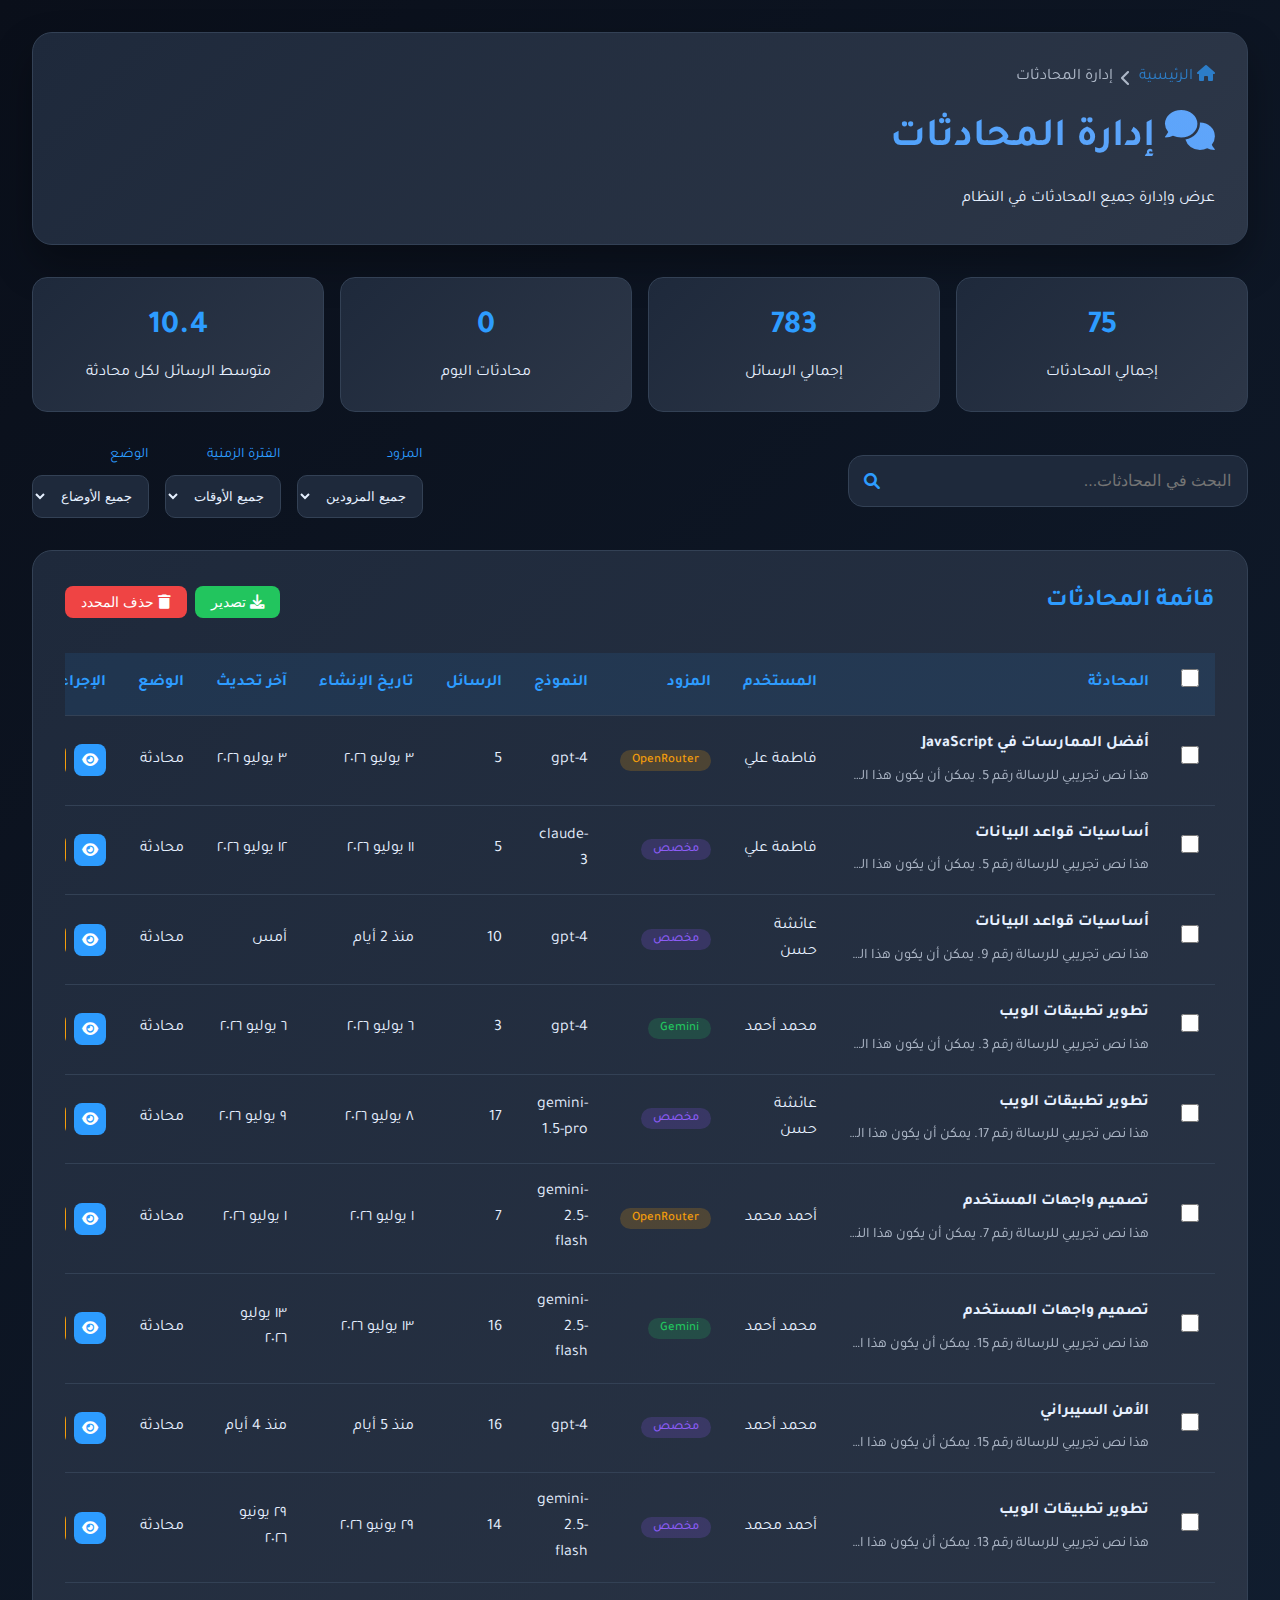
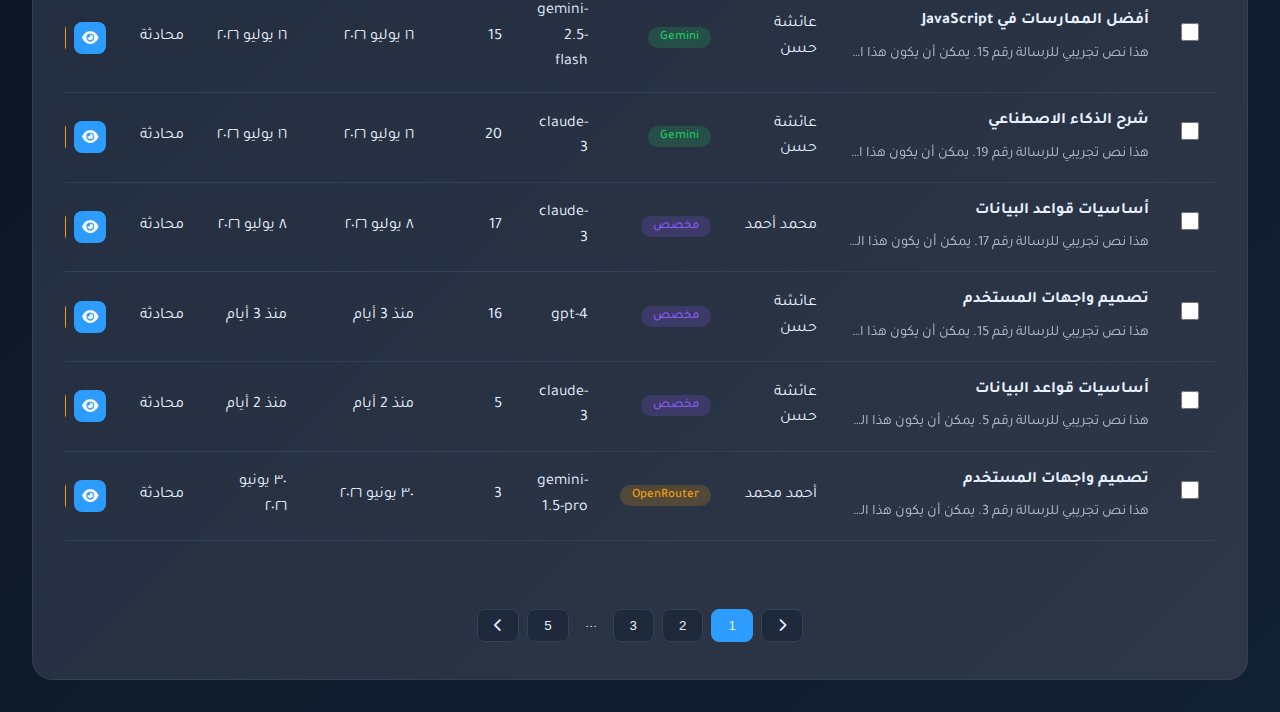
<file: fruntend/chats.html>
<!DOCTYPE html>
<html lang="ar" dir="rtl">
<head>
    <meta charset="UTF-8">
    <meta name="viewport" content="width=device-width, initial-scale=1.0">
    <title>إدارة المحادثات - شات زيوس</title>
    <link rel="preconnect" href="https://fonts.googleapis.com">
    <link rel="preconnect" href="https://fonts.gstatic.com" crossorigin>
    <link href="https://fonts.googleapis.com/css2?family=Tajawal:wght@400;700&display=swap" rel="stylesheet">
    <link rel="stylesheet" href="https://cdnjs.cloudflare.com/ajax/libs/font-awesome/6.0.0/css/all.min.css">
    <style>
        :root {
            --bg-primary: #0a0f1a;
            --bg-secondary: #122033;
            --accent-color: #2d9cff;
            --accent-hover: #1e7fe0;
            --text-color: #e6f0ff;
            --card-bg: #1e293b;
            --border-color: #334155;
            --shadow-light: rgba(45, 156, 255, 0.2);
            --success-color: #22c55e;
            --warning-color: #f59e0b;
            --danger-color: #ef4444;
        }

        * {
            box-sizing: border-box;
            margin: 0;
            padding: 0;
        }

        body {
            font-family: 'Tajawal', sans-serif;
            background: linear-gradient(135deg, var(--bg-primary) 0%, var(--bg-secondary) 100%);
            color: var(--text-color);
            line-height: 1.6;
            direction: rtl;
            text-align: right;
            min-height: 100vh;
        }

        .container {
            max-width: 1400px;
            margin: 0 auto;
            padding: 2rem;
        }

        .header {
            background: linear-gradient(135deg, var(--card-bg) 0%, #2d3748 100%);
            border-radius: 20px;
            padding: 2rem;
            margin-bottom: 2rem;
            border: 1px solid var(--border-color);
            box-shadow: 0 20px 40px rgba(0, 0, 0, 0.3);
        }

        .header h1 {
            font-size: 2.5rem;
            background: linear-gradient(45deg, var(--accent-color), #60a5fa);
            -webkit-background-clip: text;
            -webkit-text-fill-color: transparent;
            margin-bottom: 1rem;
        }

        .breadcrumb {
            display: flex;
            align-items: center;
            gap: 0.5rem;
            margin-bottom: 1rem;
            opacity: 0.7;
        }

        .breadcrumb a {
            color: var(--accent-color);
            text-decoration: none;
        }

        .stats-row {
            display: grid;
            grid-template-columns: repeat(auto-fit, minmax(200px, 1fr));
            gap: 1rem;
            margin-bottom: 2rem;
        }

        .stat-item {
            background: linear-gradient(135deg, var(--card-bg) 0%, #2d3748 100%);
            padding: 1.5rem;
            border-radius: 15px;
            border: 1px solid var(--border-color);
            text-align: center;
        }

        .stat-item h3 {
            font-size: 2rem;
            color: var(--accent-color);
            margin-bottom: 0.5rem;
        }

        .controls {
            display: flex;
            justify-content: space-between;
            align-items: center;
            margin-bottom: 2rem;
            gap: 1rem;
            flex-wrap: wrap;
        }

        .search-box {
            position: relative;
            flex: 1;
            max-width: 400px;
        }

        .search-box input {
            width: 100%;
            padding: 1rem 1rem 1rem 3rem;
            background: var(--card-bg);
            border: 1px solid var(--border-color);
            border-radius: 15px;
            color: var(--text-color);
            font-size: 1rem;
            outline: none;
        }

        .search-box input:focus {
            border-color: var(--accent-color);
            box-shadow: 0 0 0 3px rgba(45, 156, 255, 0.1);
        }

        .search-box i {
            position: absolute;
            left: 1rem;
            top: 50%;
            transform: translateY(-50%);
            color: var(--accent-color);
        }

        .filter-section {
            display: flex;
            gap: 1rem;
            flex-wrap: wrap;
        }

        .filter-group {
            display: flex;
            flex-direction: column;
            gap: 0.5rem;
        }

        .filter-group label {
            font-size: 0.9rem;
            color: var(--accent-color);
        }

        .filter-select {
            padding: 0.75rem;
            background: var(--card-bg);
            color: var(--text-color);
            border: 1px solid var(--border-color);
            border-radius: 10px;
            outline: none;
        }

        .filter-select:focus {
            border-color: var(--accent-color);
        }

        .chats-table {
            background: linear-gradient(135deg, var(--card-bg) 0%, #2d3748 100%);
            border-radius: 20px;
            padding: 2rem;
            border: 1px solid var(--border-color);
            overflow: hidden;
        }

        .table-header {
            display: flex;
            justify-content: space-between;
            align-items: center;
            margin-bottom: 2rem;
        }

        .table-header h2 {
            font-size: 1.5rem;
            color: var(--accent-color);
        }

        .bulk-actions {
            display: flex;
            gap: 0.5rem;
        }

        .bulk-btn {
            padding: 0.5rem 1rem;
            border: none;
            border-radius: 8px;
            cursor: pointer;
            font-size: 0.9rem;
            transition: all 0.3s ease;
        }

        .btn-export {
            background: var(--success-color);
            color: white;
        }

        .btn-delete-selected {
            background: var(--danger-color);
            color: white;
        }

        .table-container {
            overflow-x: auto;
        }

        table {
            width: 100%;
            border-collapse: collapse;
            margin-bottom: 2rem;
        }

        th, td {
            padding: 1rem;
            text-align: right;
            border-bottom: 1px solid var(--border-color);
        }

        th {
            background: rgba(45, 156, 255, 0.1);
            color: var(--accent-color);
            font-weight: 600;
            white-space: nowrap;
        }

        tr:hover {
            background: rgba(45, 156, 255, 0.05);
        }

        .chat-info {
            display: flex;
            flex-direction: column;
            gap: 0.25rem;
        }

        .chat-title {
            font-weight: 600;
            margin-bottom: 0.25rem;
        }

        .chat-preview {
            font-size: 0.9rem;
            opacity: 0.7;
            max-width: 300px;
            overflow: hidden;
            text-overflow: ellipsis;
            white-space: nowrap;
        }

        .provider-badge {
            padding: 0.25rem 0.75rem;
            border-radius: 20px;
            font-size: 0.8rem;
            font-weight: 500;
        }

        .provider-gemini {
            background: rgba(34, 197, 94, 0.2);
            color: var(--success-color);
        }

        .provider-openrouter {
            background: rgba(245, 158, 11, 0.2);
            color: var(--warning-color);
        }

        .provider-custom {
            background: rgba(139, 92, 246, 0.2);
            color: #8b5cf6;
        }

        .action-buttons {
            display: flex;
            gap: 0.5rem;
        }

        .action-btn {
            padding: 0.5rem;
            border: none;
            border-radius: 8px;
            cursor: pointer;
            transition: all 0.3s ease;
            font-size: 0.9rem;
        }

        .btn-view {
            background: var(--accent-color);
            color: white;
        }

        .btn-edit {
            background: var(--warning-color);
            color: white;
        }

        .btn-delete {
            background: var(--danger-color);
            color: white;
        }

        .btn-view:hover { background: var(--accent-hover); }
        .btn-edit:hover { background: #d97706; }
        .btn-delete:hover { background: #dc2626; }

        .pagination {
            display: flex;
            justify-content: center;
            align-items: center;
            gap: 0.5rem;
            margin-top: 2rem;
        }

        .page-btn {
            padding: 0.5rem 1rem;
            background: var(--card-bg);
            color: var(--text-color);
            border: 1px solid var(--border-color);
            border-radius: 8px;
            cursor: pointer;
            transition: all 0.3s ease;
        }

        .page-btn:hover,
        .page-btn.active {
            background: var(--accent-color);
            border-color: var(--accent-color);
        }

        .modal {
            display: none;
            position: fixed;
            top: 0;
            left: 0;
            width: 100%;
            height: 100%;
            background: rgba(0, 0, 0, 0.8);
            z-index: 1000;
            justify-content: center;
            align-items: center;
        }

        .modal-content {
            background: var(--card-bg);
            border-radius: 20px;
            padding: 2rem;
            max-width: 800px;
            width: 90%;
            max-height: 90vh;
            overflow-y: auto;
            border: 1px solid var(--border-color);
        }

        .modal-header {
            display: flex;
            justify-content: space-between;
            align-items: center;
            margin-bottom: 2rem;
            border-bottom: 1px solid var(--border-color);
            padding-bottom: 1rem;
        }

        .modal-close {
            background: none;
            border: none;
            color: var(--text-color);
            font-size: 1.5rem;
            cursor: pointer;
        }

        .messages-container {
            max-height: 400px;
            overflow-y: auto;
            background: rgba(0, 0, 0, 0.2);
            border-radius: 10px;
            padding: 1rem;
        }

        .message {
            margin-bottom: 1rem;
            padding: 1rem;
            border-radius: 10px;
        }

        .message-user {
            background: rgba(45, 156, 255, 0.2);
            margin-left: 2rem;
        }

        .message-assistant {
            background: rgba(34, 197, 94, 0.2);
            margin-right: 2rem;
        }

        .message-header {
            display: flex;
            justify-content: space-between;
            margin-bottom: 0.5rem;
            font-size: 0.9rem;
            opacity: 0.8;
        }

        .message-content {
            line-height: 1.6;
        }

        .loading {
            text-align: center;
            padding: 3rem;
            color: var(--accent-color);
        }

        .loading i {
            font-size: 2rem;
            animation: spin 1s linear infinite;
        }

        @keyframes spin {
            to { transform: rotate(360deg); }
        }

        .checkbox {
            width: 18px;
            height: 18px;
            accent-color: var(--accent-color);
        }

        @media (max-width: 768px) {
            .container {
                padding: 1rem;
            }

            .controls {
                flex-direction: column;
                align-items: stretch;
            }

            .search-box {
                max-width: 100%;
            }

            .filter-section {
                justify-content: center;
            }

            .stats-row {
                grid-template-columns: repeat(auto-fit, minmax(150px, 1fr));
            }

            table {
                font-size: 0.9rem;
            }

            th, td {
                padding: 0.5rem;
            }

            .action-buttons {
                flex-direction: column;
            }
        }
    </style>
</head>
<body>
    <div class="container">
        <header class="header">
            <nav class="breadcrumb">
                <a href="index.html"><i class="fas fa-home"></i> الرئيسية</a>
                <i class="fas fa-chevron-left"></i>
                <span>إدارة المحادثات</span>
            </nav>
            <h1><i class="fas fa-comments"></i> إدارة المحادثات</h1>
            <p>عرض وإدارة جميع المحادثات في النظام</p>
        </header>

        <div class="stats-row">
            <div class="stat-item">
                <h3 id="totalChats">0</h3>
                <p>إجمالي المحادثات</p>
            </div>
            <div class="stat-item">
                <h3 id="totalMessages">0</h3>
                <p>إجمالي الرسائل</p>
            </div>
            <div class="stat-item">
                <h3 id="todayChats">0</h3>
                <p>محادثات اليوم</p>
            </div>
            <div class="stat-item">
                <h3 id="avgMessagesPerChat">0</h3>
                <p>متوسط الرسائل لكل محادثة</p>
            </div>
        </div>

        <div class="controls">
            <div class="search-box">
                <input type="text" id="searchInput" placeholder="البحث في المحادثات...">
                <i class="fas fa-search"></i>
            </div>
            
            <div class="filter-section">
                <div class="filter-group">
                    <label>المزود</label>
                    <select id="providerFilter" class="filter-select">
                        <option value="all">جميع المزودين</option>
                        <option value="gemini">Gemini</option>
                        <option value="openrouter">OpenRouter</option>
                        <option value="custom">مخصص</option>
                    </select>
                </div>
                <div class="filter-group">
                    <label>الفترة الزمنية</label>
                    <select id="timeFilter" class="filter-select">
                        <option value="all">جميع الأوقات</option>
                        <option value="today">اليوم</option>
                        <option value="week">هذا الأسبوع</option>
                        <option value="month">هذا الشهر</option>
                    </select>
                </div>
                <div class="filter-group">
                    <label>الوضع</label>
                    <select id="modeFilter" class="filter-select">
                        <option value="all">جميع الأوضاع</option>
                        <option value="chat">محادثة</option>
                        <option value="team">فريق</option>
                    </select>
                </div>
            </div>
        </div>

        <div class="chats-table">
            <div class="table-header">
                <h2>قائمة المحادثات</h2>
                <div class="bulk-actions">
                    <button class="bulk-btn btn-export" onclick="exportChats()">
                        <i class="fas fa-download"></i>
                        تصدير
                    </button>
                    <button class="bulk-btn btn-delete-selected" onclick="deleteSelected()">
                        <i class="fas fa-trash"></i>
                        حذف المحدد
                    </button>
                </div>
            </div>

            <div class="table-container">
                <table id="chatsTable">
                    <thead>
                        <tr>
                            <th>
                                <input type="checkbox" id="selectAll" class="checkbox" onchange="toggleSelectAll()">
                            </th>
                            <th>المحادثة</th>
                            <th>المستخدم</th>
                            <th>المزود</th>
                            <th>النموذج</th>
                            <th>الرسائل</th>
                            <th>تاريخ الإنشاء</th>
                            <th>آخر تحديث</th>
                            <th>الوضع</th>
                            <th>الإجراءات</th>
                        </tr>
                    </thead>
                    <tbody id="chatsTableBody">
                        <tr>
                            <td colspan="10" class="loading">
                                <i class="fas fa-spinner"></i>
                                <br>
                                جاري تحميل المحادثات...
                            </td>
                        </tr>
                    </tbody>
                </table>
            </div>

            <div class="pagination" id="pagination">
                <!-- سيتم إنشاء أزرار الصفحات ديناميكياً -->
            </div>
        </div>
    </div>

    <!-- نافذة عرض المحادثة -->
    <div class="modal" id="chatModal">
        <div class="modal-content">
            <div class="modal-header">
                <h2 id="modalTitle">عرض المحادثة</h2>
                <button class="modal-close" onclick="closeModal()">&times;</button>
            </div>
            <div id="modalBody">
                <!-- سيتم ملء محتوى المحادثة ديناميكياً -->
            </div>
        </div>
    </div>

    <script>
        const API_URL = 'https://chatzeusb.vercel.app';
        const DASHBOARD_TOKEN = 'eyJhbGciOiJIUzI1NiIsInR5cCI6IkpXVCJ9.[base64].VnYebbJWY2ukAa9fpcFMLdEcdQsZd4TFks7i7s6MNWU';

        let chats = [];
        let filteredChats = [];
        let selectedChats = new Set();
        let currentPage = 1;
        const chatsPerPage = 15;

        // تحميل البيانات عند تشغيل الصفحة
        document.addEventListener('DOMContentLoaded', () => {
            loadChats();
            setupEventListeners();
        });

        // إعداد مستمعي الأحداث
        function setupEventListeners() {
            // البحث
            document.getElementById('searchInput').addEventListener('input', (e) => {
                searchChats(e.target.value);
            });

            // التصفية
            ['providerFilter', 'timeFilter', 'modeFilter'].forEach(filterId => {
                document.getElementById(filterId).addEventListener('change', applyFilters);
            });

            // إغلاق النافذة عند النقر خارجها
            document.getElementById('chatModal').addEventListener('click', (e) => {
                if (e.target.id === 'chatModal') {
                    closeModal();
                }
            });
        }

        // تحميل المحادثات
        async function loadChats() {
            try {
                const response = await fetch(`${API_URL}/api/chats`, {
                    headers: {
                        'Authorization': `Bearer ${DASHBOARD_TOKEN}`,
                        'Content-Type': 'application/json'
                    }
                });

                if (!response.ok) {
                    throw new Error(`خطأ في الخادم: ${response.status}`);
                }

                const data = await response.json();
                chats = data.chats || [];
                
                // إذا لم تكن هناك بيانات، استخدم البيانات الوهمية
                if (chats.length === 0) {
                    chats = generateMockChats();
                }
                
                filteredChats = chats;
                updateStats(data.stats);
                renderChats();
                renderPagination();

            } catch (error) {
                console.error('خطأ في تحميل المحادثات، استخدام البيانات الوهمية:', error);
                chats = generateMockChats();
                filteredChats = chats;
                updateMockStats();
                renderChats();
                renderPagination();
            }
        }

        // تحديث الإحصائيات
        function updateStats(stats) {
            document.getElementById('totalChats').textContent = stats?.totalChats || chats.length;
            document.getElementById('totalMessages').textContent = stats?.totalMessages || chats.reduce((sum, chat) => sum + (chat.messages?.length || 0), 0);
            document.getElementById('todayChats').textContent = stats?.todayChats || Math.floor(chats.length * 0.1);
            document.getElementById('avgMessagesPerChat').textContent = stats?.avgMessages || '8.5';
        }

        // تحديث الإحصائيات الوهمية
        function updateMockStats() {
            const totalMessages = chats.reduce((sum, chat) => sum + (chat.messages?.length || 0), 0);
            const todayChats = chats.filter(chat => {
                const today = new Date().toDateString();
                return new Date(chat.createdAt).toDateString() === today;
            }).length;
            
            document.getElementById('totalChats').textContent = chats.length;
            document.getElementById('totalMessages').textContent = totalMessages;
            document.getElementById('todayChats').textContent = todayChats;
            document.getElementById('avgMessagesPerChat').textContent = (totalMessages / chats.length).toFixed(1);
        }

        // البحث في المحادثات
        function searchChats(query) {
            if (!query.trim()) {
                applyFilters();
                return;
            }

            const searchTerm = query.toLowerCase();
            filteredChats = chats.filter(chat =>
                chat.title?.toLowerCase().includes(searchTerm) ||
                chat.userName?.toLowerCase().includes(searchTerm) ||
                chat.messages?.some(msg => msg.content?.toLowerCase().includes(searchTerm))
            );
            
            currentPage = 1;
            renderChats();
            renderPagination();
        }

        // تطبيق التصفية
        function applyFilters() {
            const providerFilter = document.getElementById('providerFilter').value;
            const timeFilter = document.getElementById('timeFilter').value;
            const modeFilter = document.getElementById('modeFilter').value;
            
            filteredChats = chats.filter(chat => {
                // تصفية المزود
                if (providerFilter !== 'all' && chat.provider !== providerFilter) {
                    return false;
                }

                // تصفية الوقت
                if (timeFilter !== 'all') {
                    const chatDate = new Date(chat.createdAt);
                    const now = new Date();
                    
                    switch(timeFilter) {
                        case 'today':
                            if (chatDate.toDateString() !== now.toDateString()) return false;
                            break;
                        case 'week':
                            const weekAgo = new Date(now.getTime() - 7 * 24 * 60 * 60 * 1000);
                            if (chatDate < weekAgo) return false;
                            break;
                        case 'month':
                            const monthAgo = new Date(now.getTime() - 30 * 24 * 60 * 60 * 1000);
                            if (chatDate < monthAgo) return false;
                            break;
                    }
                }

                // تصفية الوضع
                if (modeFilter !== 'all' && chat.mode !== modeFilter) {
                    return false;
                }

                return true;
            });

            currentPage = 1;
            renderChats();
            renderPagination();
        }

        // عرض المحادثات
        function renderChats() {
            const tbody = document.getElementById('chatsTableBody');
            const startIndex = (currentPage - 1) * chatsPerPage;
            const endIndex = startIndex + chatsPerPage;
            const pageChats = filteredChats.slice(startIndex, endIndex);

            if (pageChats.length === 0) {
                tbody.innerHTML = `
                    <tr>
                        <td colspan="10" style="text-align: center; padding: 2rem; opacity: 0.7;">
                            <i class="fas fa-comments" style="font-size: 2rem; margin-bottom: 1rem;"></i>
                            <br>
                            لا توجد محادثات للعرض
                        </td>
                    </tr>
                `;
                return;
            }

            tbody.innerHTML = pageChats.map(chat => {
                const isSelected = selectedChats.has(chat._id);
                return `
                    <tr ${isSelected ? 'style="background: rgba(45, 156, 255, 0.1);"' : ''}>
                        <td>
                            <input type="checkbox" class="checkbox chat-checkbox" 
                                   value="${chat._id}" ${isSelected ? 'checked' : ''}
                                   onchange="toggleChatSelection('${chat._id}')">
                        </td>
                        <td>
                            <div class="chat-info">
                                <div class="chat-title">${chat.title || 'محادثة بدون عنوان'}</div>
                                <div class="chat-preview">${getPreview(chat)}</div>
                            </div>
                        </td>
                        <td>${chat.userName || 'مستخدم مجهول'}</td>
                        <td>
                            <span class="provider-badge provider-${chat.provider || 'unknown'}">
                                ${getProviderName(chat.provider)}
                            </span>
                        </td>
                        <td>${chat.model || 'غير محدد'}</td>
                        <td>${chat.messages?.length || 0}</td>
                        <td>${formatDate(chat.createdAt)}</td>
                        <td>${formatDate(chat.updatedAt)}</td>
                        <td>${chat.mode === 'team' ? 'فريق' : 'محادثة'}</td>
                        <td>
                            <div class="action-buttons">
                                <button class="action-btn btn-view" onclick="viewChat('${chat._id}')" title="عرض المحادثة">
                                    <i class="fas fa-eye"></i>
                                </button>
                                <button class="action-btn btn-edit" onclick="editChat('${chat._id}')" title="تعديل">
                                    <i class="fas fa-edit"></i>
                                </button>
                                <button class="action-btn btn-delete" onclick="confirmDelete('${chat._id}', '${chat.title || 'محادثة'}')" title="حذف">
                                    <i class="fas fa-trash"></i>
                                </button>
                            </div>
                        </td>
                    </tr>
                `;
            }).join('');
        }

        // الحصول على معاينة المحادثة
        function getPreview(chat) {
            if (!chat.messages || chat.messages.length === 0) {
                return 'لا توجد رسائل';
            }
            
            const lastUserMessage = [...chat.messages].reverse().find(msg => msg.role === 'user');
            if (lastUserMessage && lastUserMessage.content) {
                return lastUserMessage.content.substring(0, 100) + (lastUserMessage.content.length > 100 ? '...' : '');
            }
            
            return 'رسائل متاحة';
        }

        // الحصول على اسم المزود
        function getProviderName(provider) {
            switch(provider) {
                case 'gemini': return 'Gemini';
                case 'openrouter': return 'OpenRouter';
                case 'custom': return 'مخصص';
                default: return 'غير محدد';
            }
        }

        // عرض المحادثة
        async function viewChat(chatId) {
            try {
                const chat = chats.find(c => c._id === chatId);
                if (!chat) return;

                document.getElementById('modalTitle').innerHTML = `
                    <i class="fas fa-comments"></i>
                    ${chat.title || 'محادثة بدون عنوان'}
                `;

                let modalContent = `
                    <div style="display: grid; grid-template-columns: repeat(auto-fit, minmax(200px, 1fr)); gap: 1rem; margin-bottom: 2rem; padding: 1rem; background: rgba(45, 156, 255, 0.05); border-radius: 10px;">
                        <div><strong>المستخدم:</strong> ${chat.userName || 'مجهول'}</div>
                        <div><strong>المزود:</strong> ${getProviderName(chat.provider)}</div>
                        <div><strong>النموذج:</strong> ${chat.model || 'غير محدد'}</div>
                        <div><strong>عدد الرسائل:</strong> ${chat.messages?.length || 0}</div>
                        <div><strong>تاريخ الإنشاء:</strong> ${formatDate(chat.createdAt)}</div>
                        <div><strong>آخر تحديث:</strong> ${formatDate(chat.updatedAt)}</div>
                    </div>
                `;

                if (chat.messages && chat.messages.length > 0) {
                    modalContent += `
                        <h3 style="margin-bottom: 1rem; color: var(--accent-color);">الرسائل</h3>
                        <div class="messages-container">
                            ${chat.messages.map((message, index) => `
                                <div class="message message-${message.role}">
                                    <div class="message-header">
                                        <strong>${message.role === 'user' ? 'المستخدم' : 'المساعد'}</strong>
                                        <span>رسالة #${index + 1}</span>
                                    </div>
                                    <div class="message-content">
                                        ${message.content ? message.content.replace(/\n/g, '<br>') : 'لا يوجد محتوى'}
                                        ${message.attachments && message.attachments.length > 0 ? 
                                            `<div style="margin-top: 0.5rem; font-size: 0.9rem; opacity: 0.8;">
                                                <i class="fas fa-paperclip"></i> ${message.attachments.length} مرفق(ات)
                                            </div>` : ''
                                        }
                                    </div>
                                </div>
                            `).join('')}
                        </div>
                    `;
                } else {
                    modalContent += `
                        <div style="text-align: center; padding: 2rem; opacity: 0.7;">
                            <i class="fas fa-comment-slash" style="font-size: 2rem; margin-bottom: 1rem;"></i>
                            <br>
                            لا توجد رسائل في هذه المحادثة
                        </div>
                    `;
                }

                document.getElementById('modalBody').innerHTML = modalContent;
                document.getElementById('chatModal').style.display = 'flex';

            } catch (error) {
                console.error('خطأ في عرض المحادثة:', error);
                alert('فشل في تحميل المحادثة');
            }
        }

        // إغلاق النافذة المنبثقة
        function closeModal() {
            document.getElementById('chatModal').style.display = 'none';
        }

        // تعديل المحادثة
        function editChat(chatId) {
            alert('ميزة التعديل قيد التطوير');
        }

        // تأكيد الحذف
        function confirmDelete(chatId, chatTitle) {
            if (confirm(`هل أنت متأكد من حذف المحادثة "${chatTitle}"؟ هذا الإجراء لا يمكن التراجع عنه.`)) {
                deleteChat(chatId);
            }
        }

        // حذف المحادثة
        async function deleteChat(chatId) {
            try {
                const response = await fetch(`${API_URL}/api/chats/${chatId}`, {
                    method: 'DELETE',
                    headers: {
                        'Authorization': `Bearer ${DASHBOARD_TOKEN}`,
                        'Content-Type': 'application/json'
                    }
                });

                if (response.ok) {
                    alert('تم حذف المحادثة بنجاح');
                    loadChats(); // إعادة تحميل القائمة
                } else {
                    throw new Error('فشل في حذف المحادثة');
                }
            } catch (error) {
                console.error('خطأ في حذف المحادثة:', error);
                alert('فشل في حذف المحادثة: ' + error.message);
            }
        }

        // تحديد/إلغاء تحديد محادثة
        function toggleChatSelection(chatId) {
            if (selectedChats.has(chatId)) {
                selectedChats.delete(chatId);
            } else {
                selectedChats.add(chatId);
            }
            updateSelectAllCheckbox();
        }

        // تحديد/إلغاء تحديد الكل
        function toggleSelectAll() {
            const selectAllCheckbox = document.getElementById('selectAll');
            const chatCheckboxes = document.querySelectorAll('.chat-checkbox');
            
            if (selectAllCheckbox.checked) {
                chatCheckboxes.forEach(checkbox => {
                    selectedChats.add(checkbox.value);
                    checkbox.checked = true;
                });
            } else {
                selectedChats.clear();
                chatCheckboxes.forEach(checkbox => {
                    checkbox.checked = false;
                });
            }
            renderChats();
        }

        // تحديث حالة checkbox الكل
        function updateSelectAllCheckbox() {
            const selectAllCheckbox = document.getElementById('selectAll');
            const chatCheckboxes = document.querySelectorAll('.chat-checkbox');
            const checkedCount = Array.from(chatCheckboxes).filter(cb => cb.checked).length;
            
            if (checkedCount === 0) {
                selectAllCheckbox.indeterminate = false;
                selectAllCheckbox.checked = false;
            } else if (checkedCount === chatCheckboxes.length) {
                selectAllCheckbox.indeterminate = false;
                selectAllCheckbox.checked = true;
            } else {
                selectAllCheckbox.indeterminate = true;
            }
        }

        // حذف المحادثات المحددة
        function deleteSelected() {
            if (selectedChats.size === 0) {
                alert('يرجى تحديد محادثات للحذف');
                return;
            }

            if (confirm(`هل أنت متأكد من حذف ${selectedChats.size} محادثة؟ هذا الإجراء لا يمكن التراجع عنه.`)) {
                // هنا يمكن إضافة طلب API لحذف متعدد
                alert('ميزة الحذف المتعدد قيد التطوير');
            }
        }

        // تصدير المحادثات
        function exportChats() {
            const csvContent = convertChatsToCSV(filteredChats);
            downloadCSV(csvContent, 'chats-export.csv');
        }

        // تحويل المحادثات إلى CSV
        function convertChatsToCSV(data) {
            const headers = ['العنوان', 'المستخدم', 'المزود', 'النموذج', 'عدد الرسائل', 'تاريخ الإنشاء', 'الوضع'];
            const csvRows = [headers.join(',')];

            data.forEach(chat => {
                const row = [
                    `"${chat.title || 'بدون عنوان'}"`,
                    `"${chat.userName || 'مجهول'}"`,
                    `"${getProviderName(chat.provider)}"`,
                    `"${chat.model || 'غير محدد'}"`,
                    chat.messages?.length || 0,
                    `"${formatDate(chat.createdAt)}"`,
                    `"${chat.mode === 'team' ? 'فريق' : 'محادثة'}"`
                ];
                csvRows.push(row.join(','));
            });

            return csvRows.join('\n');
        }

        // تحميل ملف CSV
        function downloadCSV(csvContent, fileName) {
            const blob = new Blob([csvContent], { type: 'text/csv;charset=utf-8;' });
            const link = document.createElement('a');
            
            if (link.download !== undefined) {
                const url = URL.createObjectURL(blob);
                link.setAttribute('href', url);
                link.setAttribute('download', fileName);
                link.style.visibility = 'hidden';
                document.body.appendChild(link);
                link.click();
                document.body.removeChild(link);
            }
        }

        // عرض أزرار الصفحات
        function renderPagination() {
            const pagination = document.getElementById('pagination');
            const totalPages = Math.ceil(filteredChats.length / chatsPerPage);

            if (totalPages <= 1) {
                pagination.innerHTML = '';
                return;
            }

            let paginationHTML = '';

            // زر السابق
            paginationHTML += `
                <button class="page-btn" ${currentPage === 1 ? 'disabled' : ''} onclick="changePage(${currentPage - 1})">
                    <i class="fas fa-chevron-right"></i>
                </button>
            `;

            // أزرار الصفحات
            const startPage = Math.max(1, currentPage - 2);
            const endPage = Math.min(totalPages, currentPage + 2);

            if (startPage > 1) {
                paginationHTML += `<button class="page-btn" onclick="changePage(1)">1</button>`;
                if (startPage > 2) {
                    paginationHTML += `<span style="padding: 0.5rem;">...</span>`;
                }
            }

            for (let i = startPage; i <= endPage; i++) {
                paginationHTML += `
                    <button class="page-btn ${i === currentPage ? 'active' : ''}" onclick="changePage(${i})">
                        ${i}
                    </button>
                `;
            }

            if (endPage < totalPages) {
                if (endPage < totalPages - 1) {
                    paginationHTML += `<span style="padding: 0.5rem;">...</span>`;
                }
                paginationHTML += `<button class="page-btn" onclick="changePage(${totalPages})">${totalPages}</button>`;
            }

            // زر التالي
            paginationHTML += `
                <button class="page-btn" ${currentPage === totalPages ? 'disabled' : ''} onclick="changePage(${currentPage + 1})">
                    <i class="fas fa-chevron-left"></i>
                </button>
            `;

            pagination.innerHTML = paginationHTML;
        }

        // تغيير الصفحة
        function changePage(page) {
            if (page < 1 || page > Math.ceil(filteredChats.length / chatsPerPage)) return;
            currentPage = page;
            renderChats();
            renderPagination();
            
            // التمرير إلى أعلى الجدول
            document.querySelector('.chats-table').scrollIntoView({ behavior: 'smooth' });
        }

        // تنسيق التاريخ
        function formatDate(dateString) {
            if (!dateString) return 'غير محدد';
            
            const date = new Date(dateString);
            const now = new Date();
            const diffTime = Math.abs(now - date);
            const diffDays = Math.ceil(diffTime / (1000 * 60 * 60 * 24));

            if (diffDays === 0) {
                return date.toLocaleTimeString('ar-SA', { 
                    hour: '2-digit', 
                    minute: '2-digit' 
                });
            } else if (diffDays === 1) {
                return 'أمس';
            } else if (diffDays < 7) {
                return `منذ ${diffDays} أيام`;
            } else {
                return date.toLocaleDateString('ar-SA', {
                    year: 'numeric',
                    month: 'short',
                    day: 'numeric'
                });
            }
        }

        // محاكاة بيانات المحادثات للاختبار
        function generateMockChats() {
            const providers = ['gemini', 'openrouter', 'custom'];
            const models = ['gemini-1.5-pro', 'gemini-2.5-flash', 'gpt-4', 'claude-3'];
            const userNames = ['أحمد محمد', 'فاطمة علي', 'محمد أحمد', 'عائشة حسن'];
            const titles = [
                'كيفية تعلم البرمجة',
                'أفضل الممارسات في JavaScript',
                'شرح الذكاء الاصطناعي',
                'تطوير تطبيقات الويب',
                'أساسيات قواعد البيانات',
                'تصميم واجهات المستخدم',
                'الأمن السيبراني',
                'التسويق الرقمي'
            ];

            return Array.from({length: 75}, (_, i) => {
                const createdAt = new Date(Date.now() - Math.random() * 30 * 24 * 60 * 60 * 1000);
                const updatedAt = new Date(createdAt.getTime() + Math.random() * 24 * 60 * 60 * 1000);
                const messagesCount = Math.floor(Math.random() * 20) + 1;
                
                const messages = Array.from({length: messagesCount}, (_, msgIndex) => ({
                    role: msgIndex % 2 === 0 ? 'user' : 'assistant',
                    content: `هذا نص تجريبي للرسالة رقم ${msgIndex + 1}. يمكن أن يكون هذا النص طويلاً ويحتوي على معلومات مفيدة حول الموضوع المطروح.`,
                    attachments: Math.random() > 0.8 ? ['file1.pdf'] : []
                }));

                return {
                    _id: `chat_${i}`,
                    title: titles[Math.floor(Math.random() * titles.length)],
                    userName: userNames[Math.floor(Math.random() * userNames.length)],
                    provider: providers[Math.floor(Math.random() * providers.length)],
                    model: models[Math.floor(Math.random() * models.length)],
                    messages,
                    createdAt: createdAt.toISOString(),
                    updatedAt: updatedAt.toISOString(),
                    mode: Math.random() > 0.8 ? 'team' : 'chat'
                };
            });
        }
    </script>
</body>
</html>
</file>
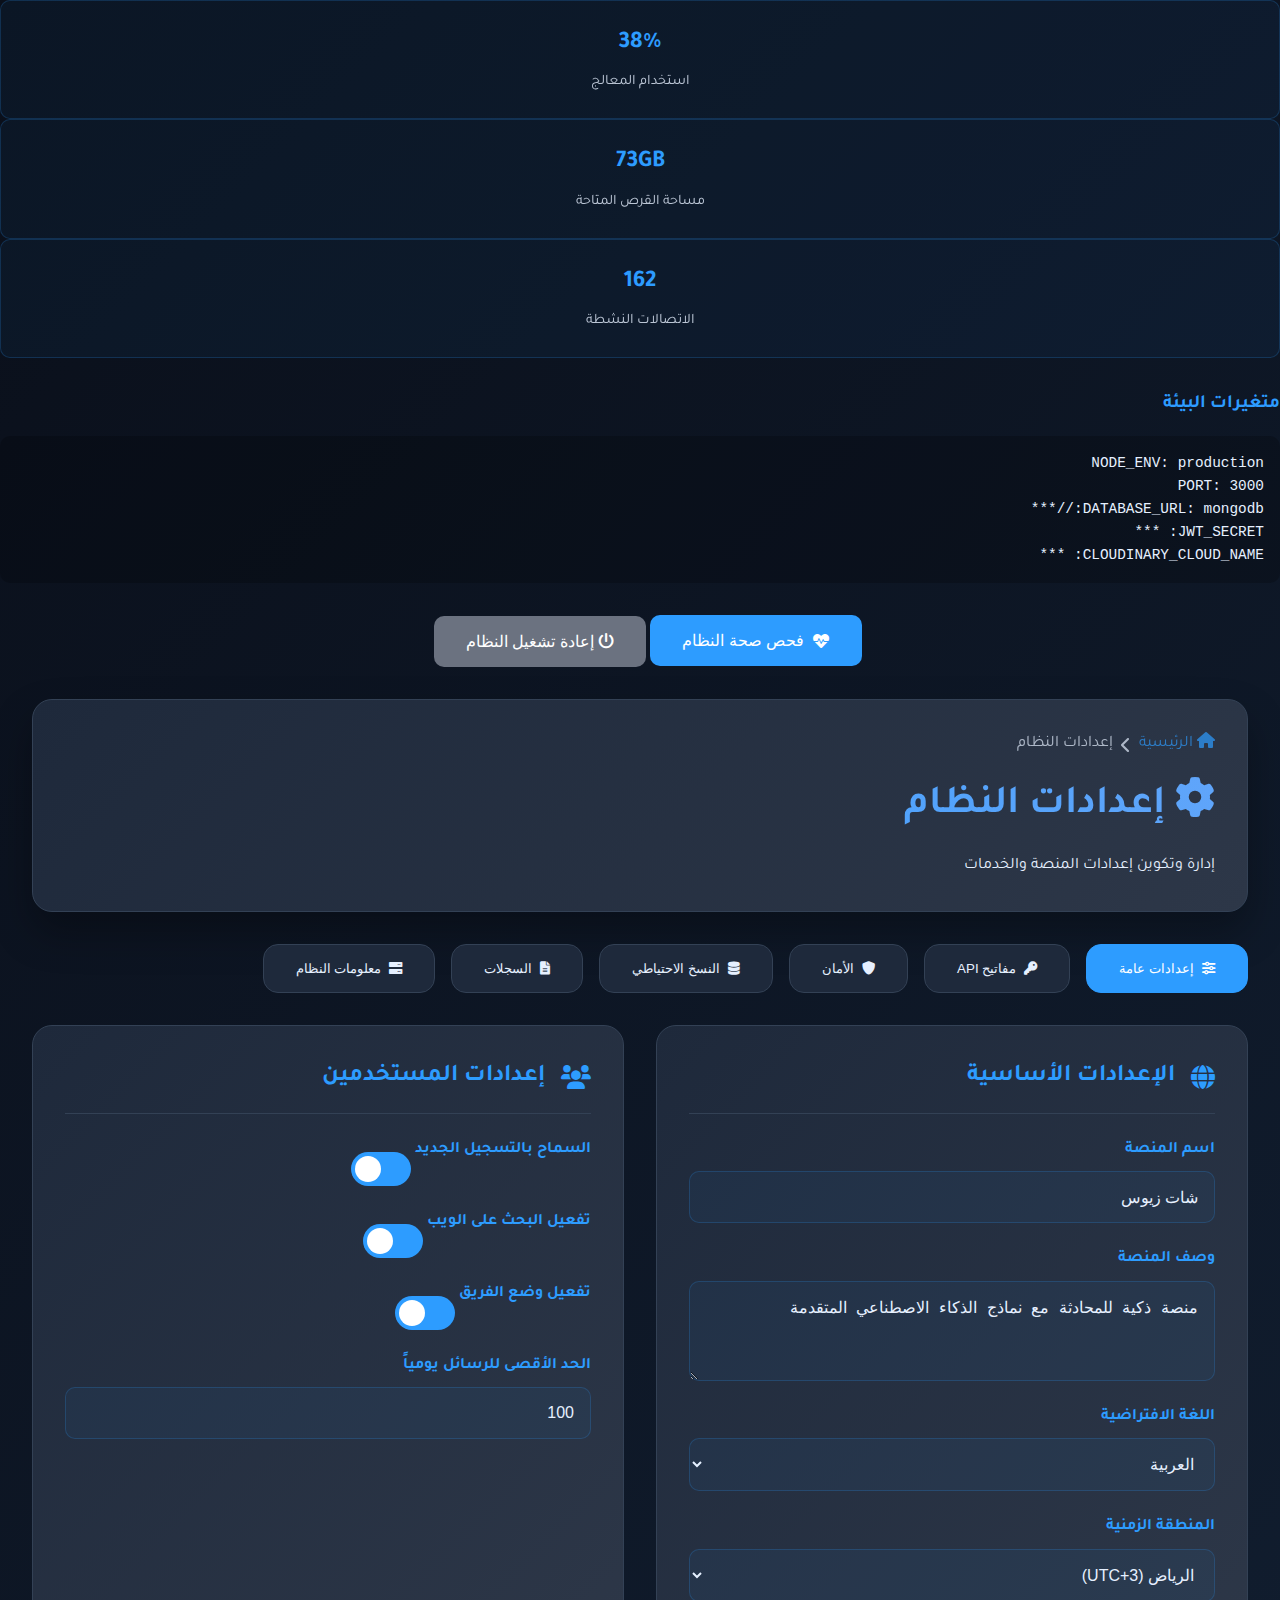
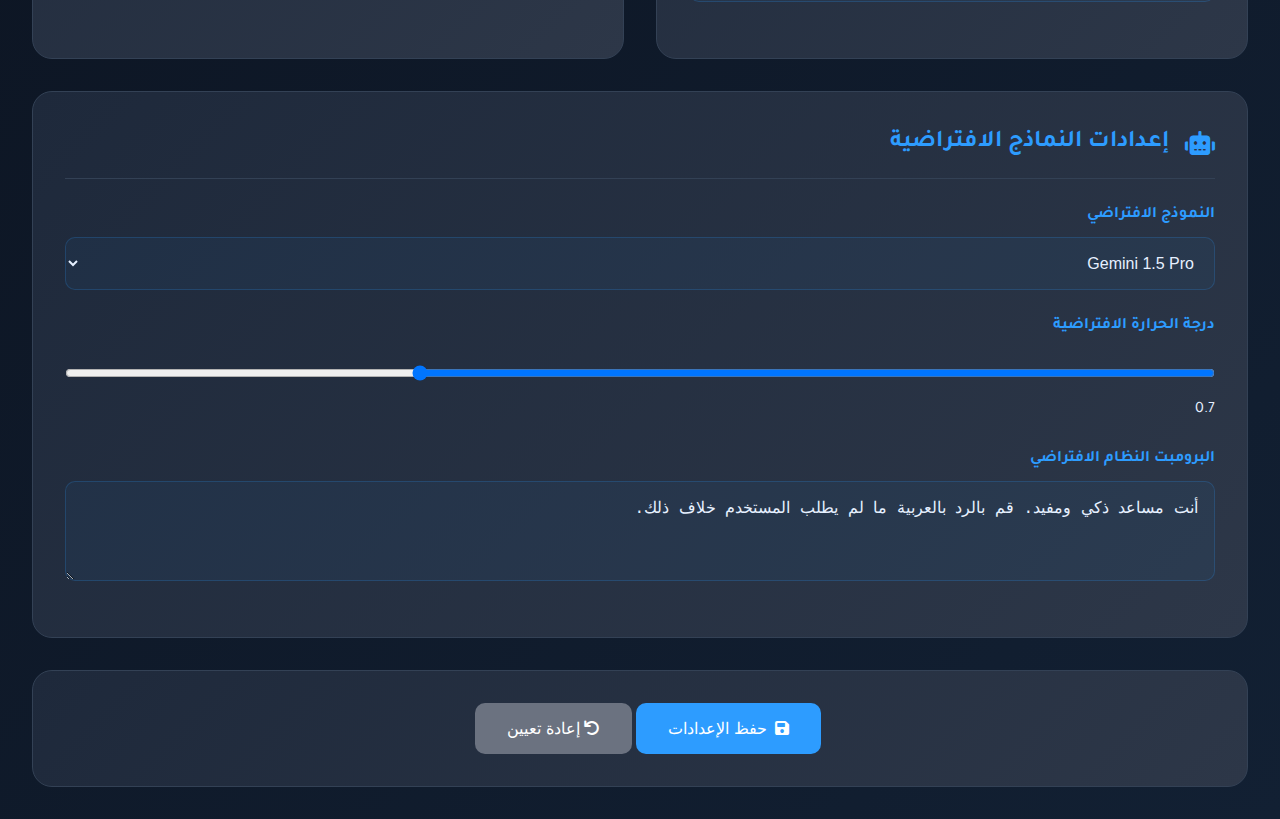
<file: fruntend/settings.html>
<div class="info-card">
                        <div class="info-value" id="cpuUsage">23%</div>
                        <div class="info-label">استخدام المعالج</div>
                    </div>
                    <div class="info-card">
                        <div class="info-value" id="diskSpace">78GB</div>
                        <div class="info-label">مساحة القرص المتاحة</div>
                    </div>
                    <div class="info-card">
                        <div class="info-value" id="activeConnections">142</div>
                        <div class="info-label">الاتصالات النشطة</div>
                    </div>
                </div>

                <div style="margin-top: 2rem;">
                    <h3 style="color: var(--accent-color); margin-bottom: 1rem;">متغيرات البيئة</h3>
                    <div style="background: rgba(0,0,0,0.2); padding: 1rem; border-radius: 10px; font-family: monospace; font-size: 0.9rem;">
                        <div>NODE_ENV: production</div>
                        <div>PORT: 3000</div>
                        <div>DATABASE_URL: mongodb://***</div>
                        <div>JWT_SECRET: ***</div>
                        <div>CLOUDINARY_CLOUD_NAME: ***</div>
                    </div>
                </div>

                <div style="margin-top: 2rem; text-align: center;">
                    <button class="btn-primary" onclick="checkSystemHealth()">
                        <i class="fas fa-heartbeat"></i>
                        فحص صحة النظام
                    </button>
                    <button class="btn-secondary" onclick="restartSystem()">
                        <i class="fas fa-power-off"></i>
                        إعادة تشغيل النظام
                    </button>
                </div>
            </div>
        </div>
    </div>

    <!-- نافذة إضافة مفتاح API -->
    <div class="modal" id="apiKeyModal">
        <div class="modal-content">
            <div class="modal-header">
                <h2>إضافة مفتاح API جديد</h2>
                <button class="modal-close" onclick="closeModal('apiKeyModal')">&times;</button>
            </div>
            <div class="form-group">
                <label class="form-label">اسم المفتاح</label>
                <input type="text" class="form-input" id="apiKeyName" placeholder="مثال: Gemini Production">
            </div>
            <div class="form-group">
                <label class="form-label">نوع المزود</label>
                <select class="form-select" id="apiKeyProvider">
                    <option value="gemini">Google Gemini</option>
                    <option value="openrouter">OpenRouter</option>
                    <option value="openai">OpenAI</option>
                    <option value="anthropic">Anthropic</option>
                    <option value="custom">مخصص</option>
                </select>
            </div>
            <div class="form-group">
                <label class="form-label">مفتاح API</label>
                <input type="password" class="form-input" id="apiKeyValue" placeholder="أدخل مفتاح API">
            </div>
            <div class="form-group">
                <label class="form-label">الوصف (اختياري)</label>
                <textarea class="form-textarea" id="apiKeyDescription" placeholder="وصف مختصر للمفتاح"></textarea>
            </div>
            <div style="text-align: center; margin-top: 2rem;">
                <button class="btn-primary" onclick="saveApiKey()">
                    <i class="fas fa-save"></i>
                    حفظ المفتاح
                </button>
                <button class="btn-secondary" onclick="closeModal('apiKeyModal')">
                    إلغاء
                </button>
            </div>
        </div>
    </div>

    <script>
        const API_URL = 'https://chatzeusb.vercel.app';
        const DASHBOARD_TOKEN = 'eyJhbGciOiJIUzI1NiIsInR5cCI6IkpXVCJ9.[base64].VnYebbJWY2ukAa9fpcFMLdEcdQsZd4TFks7i7s6MNWU';

        let currentSection = 'general';
        let apiKeys = [];
        let backups = [];
        let systemLogs = [];

        // تحميل البيانات عند تشغيل الصفحة
        document.addEventListener('DOMContentLoaded', () => {
            loadSettings();
            loadApiKeys();
            loadBackups();
            loadSystemLogs();
            updateSystemInfo();
            setupEventListeners();
        });

        // إعداد مستمعي الأحداث
        function setupEventListeners() {
            // تحديث قيمة درجة الحرارة
            document.getElementById('defaultTemperature').addEventListener('input', (e) => {
                document.getElementById('temperatureValue').textContent = e.target.value;
            });
        }

        // عرض قسم محدد
        function showSection(section) {
            // إخفاء جميع الأقسام
            document.querySelectorAll('.settings-content').forEach(content => {
                content.style.display = 'none';
            });

            // إظهار القسم المحدد
            document.getElementById(section).style.display = section === 'general' ? 'grid' : 'block';

            // تحديث أزرار التنقل
            document.querySelectorAll('.nav-btn').forEach(btn => {
                btn.classList.remove('active');
            });
            event.target.classList.add('active');

            currentSection = section;
        }

        // تحميل الإعدادات
        async function loadSettings() {
            try {
                const response = await fetch(`${API_URL}/api/system/settings`, {
                    headers: {
                        'Authorization': `Bearer ${DASHBOARD_TOKEN}`,
                        'Content-Type': 'application/json'
                    }
                });

                if (response.ok) {
                    const settings = await response.json();
                    populateSettings(settings);
                } else {
                    console.log('استخدام الإعدادات الافتراضية');
                    populateSettings(getDefaultSettings());
                }
            } catch (error) {
                console.error('خطأ في تحميل الإعدادات:', error);
                populateSettings(getDefaultSettings());
            }
        }

        // ملء الإعدادات في النموذج
        function populateSettings(settings) {
            document.getElementById('platformName').value = settings.platformName || 'شات زيوس';
            document.getElementById('platformDescription').value = settings.platformDescription || 'منصة ذكية للمحادثة مع نماذج الذكاء الاصطناعي المتقدمة';
            document.getElementById('defaultLanguage').value = settings.defaultLanguage || 'ar';
            document.getElementById('timezone').value = settings.timezone || 'Asia/Riyadh';
            document.getElementById('allowRegistration').checked = settings.allowRegistration !== false;
            document.getElementById('enableWebSearch').checked = settings.enableWebSearch !== false;
            document.getElementById('enableTeamMode').checked = settings.enableTeamMode !== false;
            document.getElementById('dailyMessageLimit').value = settings.dailyMessageLimit || 100;
            document.getElementById('defaultModel').value = settings.defaultModel || 'gemini-1.5-pro';
            document.getElementById('defaultTemperature').value = settings.defaultTemperature || 0.7;
            document.getElementById('temperatureValue').textContent = settings.defaultTemperature || 0.7;
            document.getElementById('defaultSystemPrompt').value = settings.defaultSystemPrompt || 'أنت مساعد ذكي ومفيد. قم بالرد بالعربية ما لم يطلب المستخدم خلاف ذلك.';
            
            // إعدادات الأمان
            document.getElementById('enable2FA').checked = settings.enable2FA || false;
            document.getElementById('logAllActivities').checked = settings.logAllActivities !== false;
            document.getElementById('sessionTimeout').value = settings.sessionTimeout || 24;
            document.getElementById('maxFailedLogins').value = settings.maxFailedLogins || 5;
        }

        // الحصول على الإعدادات الافتراضية
        function getDefaultSettings() {
            return {
                platformName: 'شات زيوس',
                platformDescription: 'منصة ذكية للمحادثة مع نماذج الذكاء الاصطناعي المتقدمة',
                defaultLanguage: 'ar',
                timezone: 'Asia/Riyadh',
                allowRegistration: true,
                enableWebSearch: true,
                enableTeamMode: true,
                dailyMessageLimit: 100,
                defaultModel: 'gemini-1.5-pro',
                defaultTemperature: 0.7,
                defaultSystemPrompt: 'أنت مساعد ذكي ومفيد. قم بالرد بالعربية ما لم يطلب المستخدم خلاف ذلك.',
                enable2FA: false,
                logAllActivities: true,
                sessionTimeout: 24,
                maxFailedLogins: 5
            };
        }

        // حفظ الإعدادات العامة
        async function saveGeneralSettings() {
            const settings = {
                platformName: document.getElementById('platformName').value,
                platformDescription: document.getElementById('platformDescription').value,
                defaultLanguage: document.getElementById('defaultLanguage').value,
                timezone: document.getElementById('timezone').value,
                allowRegistration: document.getElementById('allowRegistration').checked,
                enableWebSearch: document.getElementById('enableWebSearch').checked,
                enableTeamMode: document.getElementById('enableTeamMode').checked,
                dailyMessageLimit: parseInt(document.getElementById('dailyMessageLimit').value),
                defaultModel: document.getElementById('defaultModel').value,
                defaultTemperature: parseFloat(document.getElementById('defaultTemperature').value),
                defaultSystemPrompt: document.getElementById('defaultSystemPrompt').value
            };

            try {
                const response = await fetch(`${API_URL}/api/system/settings`, {
                    method: 'PUT',
                    headers: {
                        'Authorization': `Bearer ${DASHBOARD_TOKEN}`,
                        'Content-Type': 'application/json'
                    },
                    body: JSON.stringify(settings)
                });

                if (response.ok) {
                    showAlert('تم حفظ الإعدادات بنجاح', 'success');
                } else {
                    throw new Error('فشل في حفظ الإعدادات');
                }
            } catch (error) {
                console.error('خطأ في حفظ الإعدادات:', error);
                showAlert('فشل في حفظ الإعدادات: ' + error.message, 'error');
            }
        }

        // حفظ إعدادات الأمان
        async function saveSecuritySettings() {
            const securitySettings = {
                enable2FA: document.getElementById('enable2FA').checked,
                logAllActivities: document.getElementById('logAllActivities').checked,
                sessionTimeout: parseInt(document.getElementById('sessionTimeout').value),
                maxFailedLogins: parseInt(document.getElementById('maxFailedLogins').value)
            };

            try {
                const response = await fetch(`${API_URL}/api/system/security`, {
                    method: 'PUT',
                    headers: {
                        'Authorization': `Bearer ${DASHBOARD_TOKEN}`,
                        'Content-Type': 'application/json'
                    },
                    body: JSON.stringify(securitySettings)
                });

                if (response.ok) {
                    showAlert('تم حفظ إعدادات الأمان بنجاح', 'success');
                } else {
                    throw new Error('فشل في حفظ إعدادات الأمان');
                }
            } catch (error) {
                console.error('خطأ في حفظ إعدادات الأمان:', error);
                showAlert('فشل في حفظ إعدادات الأمان: ' + error.message, 'error');
            }
        }

        // إعادة تعيين إلى الإعدادات الافتراضية
        function resetToDefaults() {
            if (confirm('هل أنت متأكد من إعادة تعيين جميع الإعدادات إلى القيم الافتراضية؟')) {
                populateSettings(getDefaultSettings());
                showAlert('تم إعادة تعيين الإعدادات إلى القيم الافتراضية', 'warning');
            }
        }

        // تحميل مفاتيح API
        async function loadApiKeys() {
            try {
                const response = await fetch(`${API_URL}/api/system/api-keys`, {
                    headers: {
                        'Authorization': `Bearer ${DASHBOARD_TOKEN}`,
                        'Content-Type': 'application/json'
                    }
                });

                if (response.ok) {
                    apiKeys = await response.json();
                } else {
                    // استخدام بيانات وهمية
                    apiKeys = generateMockApiKeys();
                }

                renderApiKeys();
            } catch (error) {
                console.error('خطأ في تحميل مفاتيح API:', error);
                apiKeys = generateMockApiKeys();
                renderApiKeys();
            }
        }

        // عرض مفاتيح API
        function renderApiKeys() {
            const container = document.getElementById('apiKeysList');
            
            if (apiKeys.length === 0) {
                container.innerHTML = `
                    <div style="text-align: center; padding: 2rem; opacity: 0.7;">
                        <i class="fas fa-key" style="font-size: 2rem; margin-bottom: 1rem;"></i>
                        <br>
                        لا توجد مفاتيح API مضافة
                    </div>
                `;
                return;
            }

            container.innerHTML = apiKeys.map(key => `
                <div class="api-key-item">
                    <div class="api-key-info">
                        <div class="api-key-name">${key.name}</div>
                        <div class="api-key-status">
                            ${key.provider} • 
                            ${key.status === 'active' ? 'نشط' : 'معطل'} • 
                            آخر استخدام: ${formatDate(key.lastUsed)}
                        </div>
                    </div>
                    <div class="api-key-actions">
                        <button class="btn-icon btn-test" onclick="testApiKey('${key.id}')" title="اختبار المفتاح">
                            <i class="fas fa-flask"></i>
                        </button>
                        <button class="btn-icon btn-edit" onclick="editApiKey('${key.id}')" title="تعديل">
                            <i class="fas fa-edit"></i>
                        </button>
                        <button class="btn-icon btn-delete" onclick="deleteApiKey('${key.id}')" title="حذف">
                            <i class="fas fa-trash"></i>
                        </button>
                    </div>
                </div>
            `).join('');
        }

        // إضافة مفتاح API جديد
        function addApiKey() {
            document.getElementById('apiKeyModal').style.display = 'flex';
        }

        // حفظ مفتاح API
        function saveApiKey() {
            const keyData = {
                name: document.getElementById('apiKeyName').value,
                provider: document.getElementById('apiKeyProvider').value,
                value: document.getElementById('apiKeyValue').value,
                description: document.getElementById('apiKeyDescription').value
            };

            if (!keyData.name || !keyData.value) {
                showAlert('يرجى ملء جميع الحقول المطلوبة', 'warning');
                return;
            }

            // إضافة المفتاح (محاكاة)
            const newKey = {
                id: 'key_' + Date.now(),
                ...keyData,
                status: 'active',
                createdAt: new Date().toISOString(),
                lastUsed: new Date().toISOString()
            };

            apiKeys.push(newKey);
            renderApiKeys();
            closeModal('apiKeyModal');
            showAlert('تم إضافة مفتاح API بنجاح', 'success');

            // مسح النموذج
            document.getElementById('apiKeyName').value = '';
            document.getElementById('apiKeyValue').value = '';
            document.getElementById('apiKeyDescription').value = '';
        }

        // حذف مفتاح API
        function deleteApiKey(keyId) {
            const key = apiKeys.find(k => k.id === keyId);
            if (confirm(`هل أنت متأكد من حذف مفتاح "${key.name}"؟`)) {
                apiKeys = apiKeys.filter(k => k.id !== keyId);
                renderApiKeys();
                showAlert('تم حذف مفتاح API', 'success');
            }
        }

        // اختبار مفتاح API
        function testApiKey(keyId) {
            const key = apiKeys.find(k => k.id === keyId);
            showAlert(`جاري اختبار مفتاح "${key.name}"...`, 'info');
            
            // محاكاة اختبار
            setTimeout(() => {
                const success = Math.random() > 0.2; // 80% نجاح
                if (success) {
                    showAlert(`مفتاح "${key.name}" يعمل بشكل صحيح`, 'success');
                    key.status = 'active';
                } else {
                    showAlert(`فشل اختبار مفتاح "${key.name}"`, 'error');
                    key.status = 'error';
                }
                renderApiKeys();
            }, 2000);
        }

        // تحميل النسخ الاحتياطية
        function loadBackups() {
            // بيانات وهمية للنسخ الاحتياطية
            backups = [
                {
                    id: 'backup_1',
                    name: 'نسخة احتياطية تلقائية',
                    date: new Date(Date.now() - 24 * 60 * 60 * 1000).toISOString(),
                    size: '15.2 MB'
                },
                {
                    id: 'backup_2',
                    name: 'نسخة احتياطية يدوية',
                    date: new Date(Date.now() - 7 * 24 * 60 * 60 * 1000).toISOString(),
                    size: '12.8 MB'
                }
            ];
            renderBackups();
        }

        // عرض النسخ الاحتياطية
        function renderBackups() {
            const container = document.getElementById('backupsList');
            
            if (backups.length === 0) {
                container.innerHTML = `
                    <div style="text-align: center; padding: 2rem; opacity: 0.7;">
                        <i class="fas fa-database" style="font-size: 2rem; margin-bottom: 1rem;"></i>
                        <br>
                        لا توجد نسخ احتياطية
                    </div>
                `;
                return;
            }

            container.innerHTML = backups.map(backup => `
                <div class="backup-item">
                    <div class="backup-info">
                        <div class="backup-name">${backup.name}</div>
                        <div class="backup-date">${formatDate(backup.date)}</div>
                        <div class="backup-size">${backup.size}</div>
                    </div>
                    <div style="display: flex; gap: 0.5rem;">
                        <button class="btn-icon btn-primary" onclick="downloadBackup('${backup.id}')" title="تحميل">
                            <i class="fas fa-download"></i>
                        </button>
                        <button class="btn-icon btn-danger" onclick="deleteBackup('${backup.id}')" title="حذف">
                            <i class="fas fa-trash"></i>
                        </button>
                    </div>
                </div>
            `).join('');
        }

        // إنشاء نسخة احتياطية
        function createBackup() {
            const includeUsers = document.getElementById('backupUsers').checked;
            const includeChats = document.getElementById('backupChats').checked;
            const includeSettings = document.getElementById('backupSettings').checked;

            showAlert('جاري إنشاء النسخة الاحتياطية...', 'info');

            // محاكاة إنشاء نسخة احتياطية
            setTimeout(() => {
                const newBackup = {
                    id: 'backup_' + Date.now(),
                    name: `نسخة احتياطية ${new Date().toLocaleDateString('ar-SA')}`,
                    date: new Date().toISOString(),
                    size: (Math.random() * 20 + 5).toFixed(1) + ' MB'
                };
                
                backups.unshift(newBackup);
                renderBackups();
                showAlert('تم إنشاء النسخة الاحتياطية بنجاح', 'success');
            }, 3000);
        }

        // تحميل سجلات النظام
        function loadSystemLogs() {
            // بيانات وهمية للسجلات
            systemLogs = [
                {
                    id: 1,
                    level: 'info',
                    message: 'بدء تشغيل النظام',
                    details: 'تم تشغيل الخادم بنجاح على المنفذ 3000',
                    timestamp: new Date(Date.now() - 5 * 60 * 1000).toISOString()
                },
                {
                    id: 2,
                    level: 'warning',
                    message: 'مفتاح API قارب على النفاد',
                    details: 'مفتاح Gemini API المتبقي: 15% من الحصة الشهرية',
                    timestamp: new Date(Date.now() - 30 * 60 * 1000).toISOString()
                },
                {
                    id: 3,
                    level: 'error',
                    message: 'فشل في محاولة تسجيل دخول',
                    details: 'IP: 192.168.1.100 - محاولة تسجيل دخول بكلمة مرور خاطئة',
                    timestamp: new Date(Date.now() - 2 * 60 * 60 * 1000).toISOString()
                },
                {
                    id: 4,
                    level: 'info',
                    message: 'تم إنشاء نسخة احتياطية',
                    details: 'نسخة احتياطية تلقائية - الحجم: 15.2 MB',
                    timestamp: new Date(Date.now() - 24 * 60 * 60 * 1000).toISOString()
                }
            ];
            renderLogs();
        }

        // عرض السجلات
        function renderLogs() {
            const container = document.getElementById('logsList');
            const levelFilter = document.getElementById('logLevel').value;
            
            let filteredLogs = systemLogs;
            if (levelFilter !== 'all') {
                const levels = {
                    'error': ['error'],
                    'warning': ['error', 'warning'],
                    'info': ['error', 'warning', 'info']
                };
                filteredLogs = systemLogs.filter(log => levels[levelFilter].includes(log.level));
            }

            if (filteredLogs.length === 0) {
                container.innerHTML = `
                    <div style="text-align: center; padding: 2rem; opacity: 0.7;">
                        <i class="fas fa-file-alt" style="font-size: 2rem; margin-bottom: 1rem;"></i>
                        <br>
                        لا توجد سجلات للعرض
                    </div>
                `;
                return;
            }

            container.innerHTML = filteredLogs.map(log => `
                <div class="log-item ${log.level}">
                    <div class="log-content">
                        <div class="log-message">${log.message}</div>
                        <div class="log-details">${log.details}</div>
                    </div>
                    <div class="log-time">${formatTime(log.timestamp)}</div>
                </div>
            `).join('');
        }

        // تحديث معلومات النظام
        function updateSystemInfo() {
            // بيانات وهمية لمعلومات النظام
            document.getElementById('systemVersion').textContent = 'v2.1.0';
            document.getElementById('systemUptime').textContent = '99.9%';
            document.getElementById('memoryUsage').textContent = (30 + Math.random() * 40).toFixed(0) + '%';
            document.getElementById('cpuUsage').textContent = (10 + Math.random() * 30).toFixed(0) + '%';
            document.getElementById('diskSpace').textContent = (70 + Math.random() * 20).toFixed(0) + 'GB';
            document.getElementById('activeConnections').textContent = (100 + Math.floor(Math.random() * 100));
        }

        // فحص صحة النظام
        function checkSystemHealth() {
            showAlert('جاري فحص صحة النظام...', 'info');
            
            setTimeout(() => {
                const health = Math.random() > 0.1 ? 'جيدة' : 'تحتاج صيانة';
                const alertType = health === 'جيدة' ? 'success' : 'warning';
                showAlert(`حالة النظام: ${health}`, alertType);
                updateSystemInfo();
            }, 2000);
        }

        // إعادة تشغيل النظام
        function restartSystem() {
            if (confirm('هل أنت متأكد من إعادة تشغيل النظام؟ سيتم قطع الاتصال مؤقتاً.')) {
                showAlert('جاري إعادة تشغيل النظام...', 'warning');
                // في التطبيق الحقيقي، هذا سيرسل طلب إعادة التشغيل
            }
        }

        // تحديث السجلات
        function refreshLogs() {
            loadSystemLogs();
            showAlert('تم تحديث السجلات', 'success');
        }

        // مسح السجلات
        function clearLogs() {
            if (confirm('هل أنت متأكد من مسح جميع السجلات؟')) {
                systemLogs = [];
                renderLogs();
                showAlert('تم مسح جميع السجلات', 'success');
            }
        }

        // إغلاق النافذة المنبثقة
        function closeModal(modalId) {
            document.getElementById(modalId).style.display = 'none';
        }

        // عرض رسالة تنبيه
        function showAlert(message, type = 'info') {
            const alertContainer = document.getElementById('alertContainer');
            const alertId = 'alert_' + Date.now();
            
            const alertHTML = `
                <div id="${alertId}" class="alert ${type}">
                    <i class="fas fa-${getAlertIcon(type)}"></i>
                    ${message}
                </div>
            `;
            
            alertContainer.insertAdjacentHTML('beforeend', alertHTML);
            
            // إزالة التنبيه بعد 5 ثوانِ
            setTimeout(() => {
                const alert = document.getElementById(alertId);
                if (alert) {
                    alert.remove();
                }
            }, 5000);
        }

        // الحصول على أيقونة التنبيه
        function getAlertIcon(type) {
            switch(type) {
                case 'success': return 'check-circle';
                case 'warning': return 'exclamation-triangle';
                case 'error': return 'times-circle';
                default: return 'info-circle';
            }
        }

        // تنسيق التاريخ
        function formatDate(dateString) {
            if (!dateString) return 'غير محدد';
            return new Date(dateString).toLocaleDateString('ar-SA', {
                year: 'numeric',
                month: 'long',
                day: 'numeric'
            });
        }

        // تنسيق الوقت
        function formatTime(dateString) {
            if (!dateString) return 'غير محدد';
            const date = new Date(dateString);
            const now = new Date();
            const diffMinutes = Math.floor((now - date) / (1000 * 60));

            if (diffMinutes < 1) {
                return 'الآن';
            } else if (diffMinutes < 60) {
                return `منذ ${diffMinutes} دقيقة`;
            } else if (diffMinutes < 1440) {
                return `منذ ${Math.floor(diffMinutes / 60)} ساعة`;
            } else {
                return date.toLocaleDateString('ar-SA', { 
                    month: 'short', 
                    day: 'numeric',
                    hour: '2-digit',
                    minute: '2-digit'
                });
            }
        }

        // إنشاء بيانات وهمية لمفاتيح API
        function generateMockApiKeys() {
            return [
                {
                    id: 'key_1',
                    name: 'Gemini Production',
                    provider: 'Google Gemini',
                    status: 'active',
                    createdAt: new Date(Date.now() - 30 * 24 * 60 * 60 * 1000).toISOString(),
                    lastUsed: new Date(Date.now() - 2 * 60 * 60 * 1000).toISOString()
                },
                {
                    id: 'key_2',
                    name: 'OpenRouter Backup',
                    provider: 'OpenRouter',
                    status: 'active',
                    createdAt: new Date(Date.now() - 15 * 24 * 60 * 60 * 1000).toISOString(),
                    lastUsed: new Date(Date.now() - 24 * 60 * 60 * 1000).toISOString()
                },
                {
                    id: 'key_3',
                    name: 'GPT-4 Testing',
                    provider: 'OpenAI',
                    status: 'error',
                    createdAt: new Date(Date.now() - 7 * 24 * 60 * 60 * 1000).toISOString(),
                    lastUsed: new Date(Date.now() - 5 * 24 * 60 * 60 * 1000).toISOString()
                }
            ];
        }

        // تحديث دوري لمعلومات النظام
        setInterval(updateSystemInfo, 30000); // كل 30 ثانية

        // مستمع تغيير مستوى السجلات
        document.getElementById('logLevel').addEventListener('change', renderLogs);

        // إغلاق النوافذ المنبثقة عند النقر خارجها
        document.addEventListener('click', (e) => {
            if (e.target.classList.contains('modal')) {
                e.target.style.display = 'none';
            }
        });
    </script>
</body>
</html><!DOCTYPE html>
<html lang="ar" dir="rtl">
<head>
    <meta charset="UTF-8">
    <meta name="viewport" content="width=device-width, initial-scale=1.0">
    <title>إعدادات النظام - شات زيوس</title>
    <link rel="preconnect" href="https://fonts.googleapis.com">
    <link rel="preconnect" href="https://fonts.gstatic.com" crossorigin>
    <link href="https://fonts.googleapis.com/css2?family=Tajawal:wght@400;700&display=swap" rel="stylesheet">
    <link rel="stylesheet" href="https://cdnjs.cloudflare.com/ajax/libs/font-awesome/6.0.0/css/all.min.css">
    <style>
        :root {
            --bg-primary: #0a0f1a;
            --bg-secondary: #122033;
            --accent-color: #2d9cff;
            --accent-hover: #1e7fe0;
            --text-color: #e6f0ff;
            --card-bg: #1e293b;
            --border-color: #334155;
            --shadow-light: rgba(45, 156, 255, 0.2);
            --success-color: #22c55e;
            --warning-color: #f59e0b;
            --danger-color: #ef4444;
            --purple-color: #8b5cf6;
            --cyan-color: #06b6d4;
        }

        * {
            box-sizing: border-box;
            margin: 0;
            padding: 0;
        }

        body {
            font-family: 'Tajawal', sans-serif;
            background: linear-gradient(135deg, var(--bg-primary) 0%, var(--bg-secondary) 100%);
            color: var(--text-color);
            line-height: 1.6;
            direction: rtl;
            text-align: right;
            min-height: 100vh;
        }

        .container {
            max-width: 1400px;
            margin: 0 auto;
            padding: 2rem;
        }

        .header {
            background: linear-gradient(135deg, var(--card-bg) 0%, #2d3748 100%);
            border-radius: 20px;
            padding: 2rem;
            margin-bottom: 2rem;
            border: 1px solid var(--border-color);
            box-shadow: 0 20px 40px rgba(0, 0, 0, 0.3);
        }

        .header h1 {
            font-size: 2.5rem;
            background: linear-gradient(45deg, var(--accent-color), #60a5fa);
            -webkit-background-clip: text;
            -webkit-text-fill-color: transparent;
            margin-bottom: 1rem;
        }

        .breadcrumb {
            display: flex;
            align-items: center;
            gap: 0.5rem;
            margin-bottom: 1rem;
            opacity: 0.7;
        }

        .breadcrumb a {
            color: var(--accent-color);
            text-decoration: none;
        }

        .settings-nav {
            display: flex;
            gap: 1rem;
            margin-bottom: 2rem;
            flex-wrap: wrap;
        }

        .nav-btn {
            padding: 1rem 2rem;
            background: var(--card-bg);
            color: var(--text-color);
            border: 1px solid var(--border-color);
            border-radius: 15px;
            cursor: pointer;
            transition: all 0.3s ease;
            display: flex;
            align-items: center;
            gap: 0.5rem;
        }

        .nav-btn:hover,
        .nav-btn.active {
            background: var(--accent-color);
            border-color: var(--accent-color);
            color: white;
        }

        .settings-content {
            display: grid;
            grid-template-columns: 1fr 1fr;
            gap: 2rem;
        }

        .settings-section {
            background: linear-gradient(135deg, var(--card-bg) 0%, #2d3748 100%);
            border-radius: 20px;
            padding: 2rem;
            border: 1px solid var(--border-color);
        }

        .settings-section.full-width {
            grid-column: 1 / -1;
        }

        .section-title {
            font-size: 1.5rem;
            color: var(--accent-color);
            margin-bottom: 1.5rem;
            display: flex;
            align-items: center;
            gap: 1rem;
            border-bottom: 1px solid var(--border-color);
            padding-bottom: 1rem;
        }

        .form-group {
            margin-bottom: 1.5rem;
        }

        .form-label {
            display: block;
            margin-bottom: 0.5rem;
            color: var(--accent-color);
            font-weight: 600;
        }

        .form-input,
        .form-select,
        .form-textarea {
            width: 100%;
            padding: 1rem;
            background: rgba(45, 156, 255, 0.05);
            border: 1px solid rgba(45, 156, 255, 0.2);
            border-radius: 10px;
            color: var(--text-color);
            font-size: 1rem;
            outline: none;
            transition: all 0.3s ease;
        }

        .form-input:focus,
        .form-select:focus,
        .form-textarea:focus {
            border-color: var(--accent-color);
            box-shadow: 0 0 0 3px rgba(45, 156, 255, 0.1);
        }

        .form-textarea {
            resize: vertical;
            min-height: 100px;
        }

        .toggle-switch {
            position: relative;
            display: inline-block;
            width: 60px;
            height: 34px;
        }

        .toggle-switch input {
            opacity: 0;
            width: 0;
            height: 0;
        }

        .slider {
            position: absolute;
            cursor: pointer;
            top: 0;
            left: 0;
            right: 0;
            bottom: 0;
            background-color: #334155;
            transition: 0.4s;
            border-radius: 34px;
        }

        .slider:before {
            position: absolute;
            content: "";
            height: 26px;
            width: 26px;
            right: 4px;
            bottom: 4px;
            background-color: white;
            transition: 0.4s;
            border-radius: 50%;
        }

        input:checked + .slider {
            background-color: var(--accent-color);
        }

        input:checked + .slider:before {
            transform: translateX(-26px);
        }

        .btn-primary {
            background: var(--accent-color);
            color: white;
            border: none;
            padding: 1rem 2rem;
            border-radius: 10px;
            cursor: pointer;
            font-size: 1rem;
            transition: all 0.3s ease;
            display: inline-flex;
            align-items: center;
            gap: 0.5rem;
        }

        .btn-primary:hover {
            background: var(--accent-hover);
            transform: translateY(-2px);
        }

        .btn-secondary {
            background: #6b7280;
            color: white;
            border: none;
            padding: 1rem 2rem;
            border-radius: 10px;
            cursor: pointer;
            font-size: 1rem;
            transition: all 0.3s ease;
            margin-left: 1rem;
        }

        .btn-secondary:hover {
            background: #4b5563;
        }

        .btn-danger {
            background: var(--danger-color);
            color: white;
            border: none;
            padding: 1rem 2rem;
            border-radius: 10px;
            cursor: pointer;
            font-size: 1rem;
            transition: all 0.3s ease;
        }

        .btn-danger:hover {
            background: #dc2626;
        }

        .api-key-item {
            background: rgba(45, 156, 255, 0.05);
            border: 1px solid rgba(45, 156, 255, 0.2);
            border-radius: 10px;
            padding: 1rem;
            margin-bottom: 1rem;
            display: flex;
            justify-content: space-between;
            align-items: center;
        }

        .api-key-info {
            flex: 1;
        }

        .api-key-name {
            font-weight: 600;
            color: var(--accent-color);
            margin-bottom: 0.25rem;
        }

        .api-key-status {
            font-size: 0.9rem;
            opacity: 0.8;
        }

        .api-key-actions {
            display: flex;
            gap: 0.5rem;
        }

        .btn-icon {
            width: 40px;
            height: 40px;
            border: none;
            border-radius: 8px;
            cursor: pointer;
            display: flex;
            align-items: center;
            justify-content: center;
            transition: all 0.3s ease;
        }

        .btn-edit {
            background: var(--warning-color);
            color: white;
        }

        .btn-delete {
            background: var(--danger-color);
            color: white;
        }

        .btn-test {
            background: var(--success-color);
            color: white;
        }

        .system-info {
            display: grid;
            grid-template-columns: repeat(auto-fit, minmax(250px, 1fr));
            gap: 1rem;
            margin-bottom: 2rem;
        }

        .info-card {
            background: rgba(45, 156, 255, 0.05);
            border: 1px solid rgba(45, 156, 255, 0.2);
            border-radius: 10px;
            padding: 1.5rem;
            text-align: center;
        }

        .info-value {
            font-size: 1.5rem;
            font-weight: 700;
            color: var(--accent-color);
            margin-bottom: 0.5rem;
        }

        .info-label {
            font-size: 0.9rem;
            opacity: 0.8;
        }

        .backup-item {
            display: flex;
            justify-content: space-between;
            align-items: center;
            padding: 1rem;
            background: rgba(45, 156, 255, 0.05);
            border: 1px solid rgba(45, 156, 255, 0.2);
            border-radius: 10px;
            margin-bottom: 1rem;
        }

        .backup-info {
            flex: 1;
        }

        .backup-name {
            font-weight: 600;
            margin-bottom: 0.25rem;
        }

        .backup-date {
            font-size: 0.9rem;
            opacity: 0.7;
        }

        .backup-size {
            font-size: 0.8rem;
            color: var(--accent-color);
        }

        .log-item {
            padding: 1rem;
            border-radius: 10px;
            margin-bottom: 1rem;
            border-left: 4px solid;
            display: flex;
            justify-content: space-between;
            align-items: flex-start;
        }

        .log-item.info {
            background: rgba(45, 156, 255, 0.05);
            border-color: var(--accent-color);
        }

        .log-item.warning {
            background: rgba(245, 158, 11, 0.05);
            border-color: var(--warning-color);
        }

        .log-item.error {
            background: rgba(239, 68, 68, 0.05);
            border-color: var(--danger-color);
        }

        .log-content {
            flex: 1;
        }

        .log-message {
            font-weight: 600;
            margin-bottom: 0.25rem;
        }

        .log-details {
            font-size: 0.9rem;
            opacity: 0.8;
        }

        .log-time {
            font-size: 0.8rem;
            opacity: 0.6;
            white-space: nowrap;
        }

        .alert {
            padding: 1rem;
            border-radius: 10px;
            margin-bottom: 1rem;
            display: flex;
            align-items: center;
            gap: 0.5rem;
        }

        .alert.success {
            background: rgba(34, 197, 94, 0.1);
            color: var(--success-color);
            border: 1px solid rgba(34, 197, 94, 0.2);
        }

        .alert.warning {
            background: rgba(245, 158, 11, 0.1);
            color: var(--warning-color);
            border: 1px solid rgba(245, 158, 11, 0.2);
        }

        .alert.error {
            background: rgba(239, 68, 68, 0.1);
            color: var(--danger-color);
            border: 1px solid rgba(239, 68, 68, 0.2);
        }

        .modal {
            display: none;
            position: fixed;
            top: 0;
            left: 0;
            width: 100%;
            height: 100%;
            background: rgba(0, 0, 0, 0.8);
            z-index: 1000;
            justify-content: center;
            align-items: center;
        }

        .modal-content {
            background: var(--card-bg);
            border-radius: 20px;
            padding: 2rem;
            max-width: 500px;
            width: 90%;
            border: 1px solid var(--border-color);
        }

        .modal-header {
            display: flex;
            justify-content: space-between;
            align-items: center;
            margin-bottom: 2rem;
            border-bottom: 1px solid var(--border-color);
            padding-bottom: 1rem;
        }

        .modal-close {
            background: none;
            border: none;
            color: var(--text-color);
            font-size: 1.5rem;
            cursor: pointer;
        }

        @media (max-width: 768px) {
            .container {
                padding: 1rem;
            }

            .settings-content {
                grid-template-columns: 1fr;
            }

            .settings-nav {
                flex-direction: column;
            }

            .nav-btn {
                justify-content: center;
            }
        }
    </style>
</head>
<body>
    <div class="container">
        <header class="header">
            <nav class="breadcrumb">
                <a href="index.html"><i class="fas fa-home"></i> الرئيسية</a>
                <i class="fas fa-chevron-left"></i>
                <span>إعدادات النظام</span>
            </nav>
            <h1><i class="fas fa-cog"></i> إعدادات النظام</h1>
            <p>إدارة وتكوين إعدادات المنصة والخدمات</p>
        </header>

        <nav class="settings-nav">
            <button class="nav-btn active" onclick="showSection('general')">
                <i class="fas fa-sliders-h"></i>
                إعدادات عامة
            </button>
            <button class="nav-btn" onclick="showSection('api')">
                <i class="fas fa-key"></i>
                مفاتيح API
            </button>
            <button class="nav-btn" onclick="showSection('security')">
                <i class="fas fa-shield-alt"></i>
                الأمان
            </button>
            <button class="nav-btn" onclick="showSection('backup')">
                <i class="fas fa-database"></i>
                النسخ الاحتياطي
            </button>
            <button class="nav-btn" onclick="showSection('logs')">
                <i class="fas fa-file-alt"></i>
                السجلات
            </button>
            <button class="nav-btn" onclick="showSection('system')">
                <i class="fas fa-server"></i>
                معلومات النظام
            </button>
        </nav>

        <div id="alertContainer"></div>

        <!-- الإعدادات العامة -->
        <div id="general" class="settings-content">
            <div class="settings-section">
                <h2 class="section-title">
                    <i class="fas fa-globe"></i>
                    الإعدادات الأساسية
                </h2>
                <div class="form-group">
                    <label class="form-label">اسم المنصة</label>
                    <input type="text" class="form-input" id="platformName" value="شات زيوس">
                </div>
                <div class="form-group">
                    <label class="form-label">وصف المنصة</label>
                    <textarea class="form-textarea" id="platformDescription">منصة ذكية للمحادثة مع نماذج الذكاء الاصطناعي المتقدمة</textarea>
                </div>
                <div class="form-group">
                    <label class="form-label">اللغة الافتراضية</label>
                    <select class="form-select" id="defaultLanguage">
                        <option value="ar">العربية</option>
                        <option value="en">English</option>
                        <option value="fr">Français</option>
                    </select>
                </div>
                <div class="form-group">
                    <label class="form-label">المنطقة الزمنية</label>
                    <select class="form-select" id="timezone">
                        <option value="Asia/Riyadh">الرياض (UTC+3)</option>
                        <option value="Asia/Dubai">دبي (UTC+4)</option>
                        <option value="Africa/Cairo">القاهرة (UTC+2)</option>
                    </select>
                </div>
            </div>

            <div class="settings-section">
                <h2 class="section-title">
                    <i class="fas fa-users"></i>
                    إعدادات المستخدمين
                </h2>
                <div class="form-group">
                    <label class="form-label">
                        <span>السماح بالتسجيل الجديد</span>
                        <label class="toggle-switch">
                            <input type="checkbox" id="allowRegistration" checked>
                            <span class="slider"></span>
                        </label>
                    </label>
                </div>
                <div class="form-group">
                    <label class="form-label">
                        <span>تفعيل البحث على الويب</span>
                        <label class="toggle-switch">
                            <input type="checkbox" id="enableWebSearch" checked>
                            <span class="slider"></span>
                        </label>
                    </label>
                </div>
                <div class="form-group">
                    <label class="form-label">
                        <span>تفعيل وضع الفريق</span>
                        <label class="toggle-switch">
                            <input type="checkbox" id="enableTeamMode" checked>
                            <span class="slider"></span>
                        </label>
                    </label>
                </div>
                <div class="form-group">
                    <label class="form-label">الحد الأقصى للرسائل يومياً</label>
                    <input type="number" class="form-input" id="dailyMessageLimit" value="100" min="1">
                </div>
            </div>

            <div class="settings-section full-width">
                <h2 class="section-title">
                    <i class="fas fa-robot"></i>
                    إعدادات النماذج الافتراضية
                </h2>
                <div class="form-group">
                    <label class="form-label">النموذج الافتراضي</label>
                    <select class="form-select" id="defaultModel">
                        <option value="gemini-1.5-pro">Gemini 1.5 Pro</option>
                        <option value="gemini-2.5-flash">Gemini 2.5 Flash</option>
                        <option value="gpt-4">GPT-4</option>
                        <option value="claude-3">Claude 3</option>
                    </select>
                </div>
                <div class="form-group">
                    <label class="form-label">درجة الحرارة الافتراضية</label>
                    <input type="range" class="form-input" id="defaultTemperature" min="0" max="1" step="0.1" value="0.7">
                    <span id="temperatureValue">0.7</span>
                </div>
                <div class="form-group">
                    <label class="form-label">البرومبت النظام الافتراضي</label>
                    <textarea class="form-textarea" id="defaultSystemPrompt">أنت مساعد ذكي ومفيد. قم بالرد بالعربية ما لم يطلب المستخدم خلاف ذلك.</textarea>
                </div>
            </div>

            <div class="settings-section full-width" style="text-align: center; padding: 2rem;">
                <button class="btn-primary" onclick="saveGeneralSettings()">
                    <i class="fas fa-save"></i>
                    حفظ الإعدادات
                </button>
                <button class="btn-secondary" onclick="resetToDefaults()">
                    <i class="fas fa-undo"></i>
                    إعادة تعيين
                </button>
            </div>
        </div>

        <!-- إدارة مفاتيح API -->
        <div id="api" class="settings-content" style="display: none;">
            <div class="settings-section full-width">
                <h2 class="section-title">
                    <i class="fas fa-key"></i>
                    مفاتيح API
                </h2>
                <button class="btn-primary" onclick="addApiKey()" style="margin-bottom: 2rem;">
                    <i class="fas fa-plus"></i>
                    إضافة مفتاح جديد
                </button>

                <div id="apiKeysList">
                    <!-- سيتم ملؤها ديناميكياً -->
                </div>
            </div>
        </div>

        <!-- إعدادات الأمان -->
        <div id="security" class="settings-content" style="display: none;">
            <div class="settings-section">
                <h2 class="section-title">
                    <i class="fas fa-lock"></i>
                    أمان النظام
                </h2>
                <div class="form-group">
                    <label class="form-label">
                        <span>تفعيل التحقق بخطوتين</span>
                        <label class="toggle-switch">
                            <input type="checkbox" id="enable2FA">
                            <span class="slider"></span>
                        </label>
                    </label>
                </div>
                <div class="form-group">
                    <label class="form-label">
                        <span>تسجيل جميع الأنشطة</span>
                        <label class="toggle-switch">
                            <input type="checkbox" id="logAllActivities" checked>
                            <span class="slider"></span>
                        </label>
                    </label>
                </div>
                <div class="form-group">
                    <label class="form-label">مدة انتهاء الجلسة (ساعات)</label>
                    <input type="number" class="form-input" id="sessionTimeout" value="24" min="1">
                </div>
                <div class="form-group">
                    <label class="form-label">عدد محاولات تسجيل الدخول الفاشلة</label>
                    <input type="number" class="form-input" id="maxFailedLogins" value="5" min="1">
                </div>
            </div>

            <div class="settings-section">
                <h2 class="section-title">
                    <i class="fas fa-ban"></i>
                    قائمة المحظورين
                </h2>
                <div class="form-group">
                    <label class="form-label">حظر عنوان IP</label>
                    <input type="text" class="form-input" id="blockIp" placeholder="192.168.1.1">
                </div>
                <button class="btn-danger">
                    <i class="fas fa-ban"></i>
                    حظر IP
                </button>
            </div>

            <div class="settings-section full-width">
                <button class="btn-primary" onclick="saveSecuritySettings()">
                    <i class="fas fa-save"></i>
                    حفظ إعدادات الأمان
                </button>
            </div>
        </div>

        <!-- النسخ الاحتياطي -->
        <div id="backup" class="settings-content" style="display: none;">
            <div class="settings-section">
                <h2 class="section-title">
                    <i class="fas fa-download"></i>
                    إنشاء نسخة احتياطية
                </h2>
                <div class="form-group">
                    <label class="form-label">
                        <span>تضمين بيانات المستخدمين</span>
                        <label class="toggle-switch">
                            <input type="checkbox" id="backupUsers" checked>
                            <span class="slider"></span>
                        </label>
                    </label>
                </div>
                <div class="form-group">
                    <label class="form-label">
                        <span>تضمين المحادثات</span>
                        <label class="toggle-switch">
                            <input type="checkbox" id="backupChats" checked>
                            <span class="slider"></span>
                        </label>
                    </label>
                </div>
                <div class="form-group">
                    <label class="form-label">
                        <span>تضمين الإعدادات</span>
                        <label class="toggle-switch">
                            <input type="checkbox" id="backupSettings" checked>
                            <span class="slider"></span>
                        </label>
                    </label>
                </div>
                <button class="btn-primary" onclick="createBackup()">
                    <i class="fas fa-download"></i>
                    إنشاء نسخة احتياطية
                </button>
            </div>

            <div class="settings-section">
                <h2 class="section-title">
                    <i class="fas fa-history"></i>
                    النسخ الاحتياطية السابقة
                </h2>
                <div id="backupsList">
                    <!-- سيتم ملؤها ديناميكياً -->
                </div>
            </div>
        </div>

        <!-- السجلات -->
        <div id="logs" class="settings-content" style="display: none;">
            <div class="settings-section full-width">
                <h2 class="section-title">
                    <i class="fas fa-file-alt"></i>
                    سجلات النظام
                </h2>
                <div style="margin-bottom: 1rem;">
                    <select class="form-select" id="logLevel" style="width: 200px; display: inline-block; margin-left: 1rem;">
                        <option value="all">جميع السجلات</option>
                        <option value="error">الأخطاء فقط</option>
                        <option value="warning">التحذيرات والأخطاء</option>
                        <option value="info">معلومات وما فوق</option>
                    </select>
                    <button class="btn-secondary" onclick="refreshLogs()">
                        <i class="fas fa-sync-alt"></i>
                        تحديث
                    </button>
                    <button class="btn-danger" onclick="clearLogs()">
                        <i class="fas fa-trash"></i>
                        مسح السجلات
                    </button>
                </div>
                <div id="logsList">
                    <!-- سيتم ملؤها ديناميكياً -->
                </div>
            </div>
        </div>

        <!-- معلومات النظام -->
        <div id="system" class="settings-content" style="display: none;">
            <div class="settings-section full-width">
                <h2 class="section-title">
                    <i class="fas fa-info-circle"></i>
                    معلومات النظام
                </h2>
                <div class="system-info">
                    <div class="info-card">
                        <div class="info-value" id="systemVersion">v2.1.0</div>
                        <div class="info-label">إصدار النظام</div>
                    </div>
                    <div class="info-card">
                        <div class="info-value" id="systemUptime">99.9%</div>
                        <div class="info-label">وقت التشغيل</div>
                    </div>
                    <div class="info-card">
                        <div class="info-value" id="memoryUsage">45%</div>
                        <div class="info-label">استخدام الذاكرة</div>
                    </div>
                    <div class="info-card">
                        <div class="info-value" id="cpuUsage">23%</div
</file>
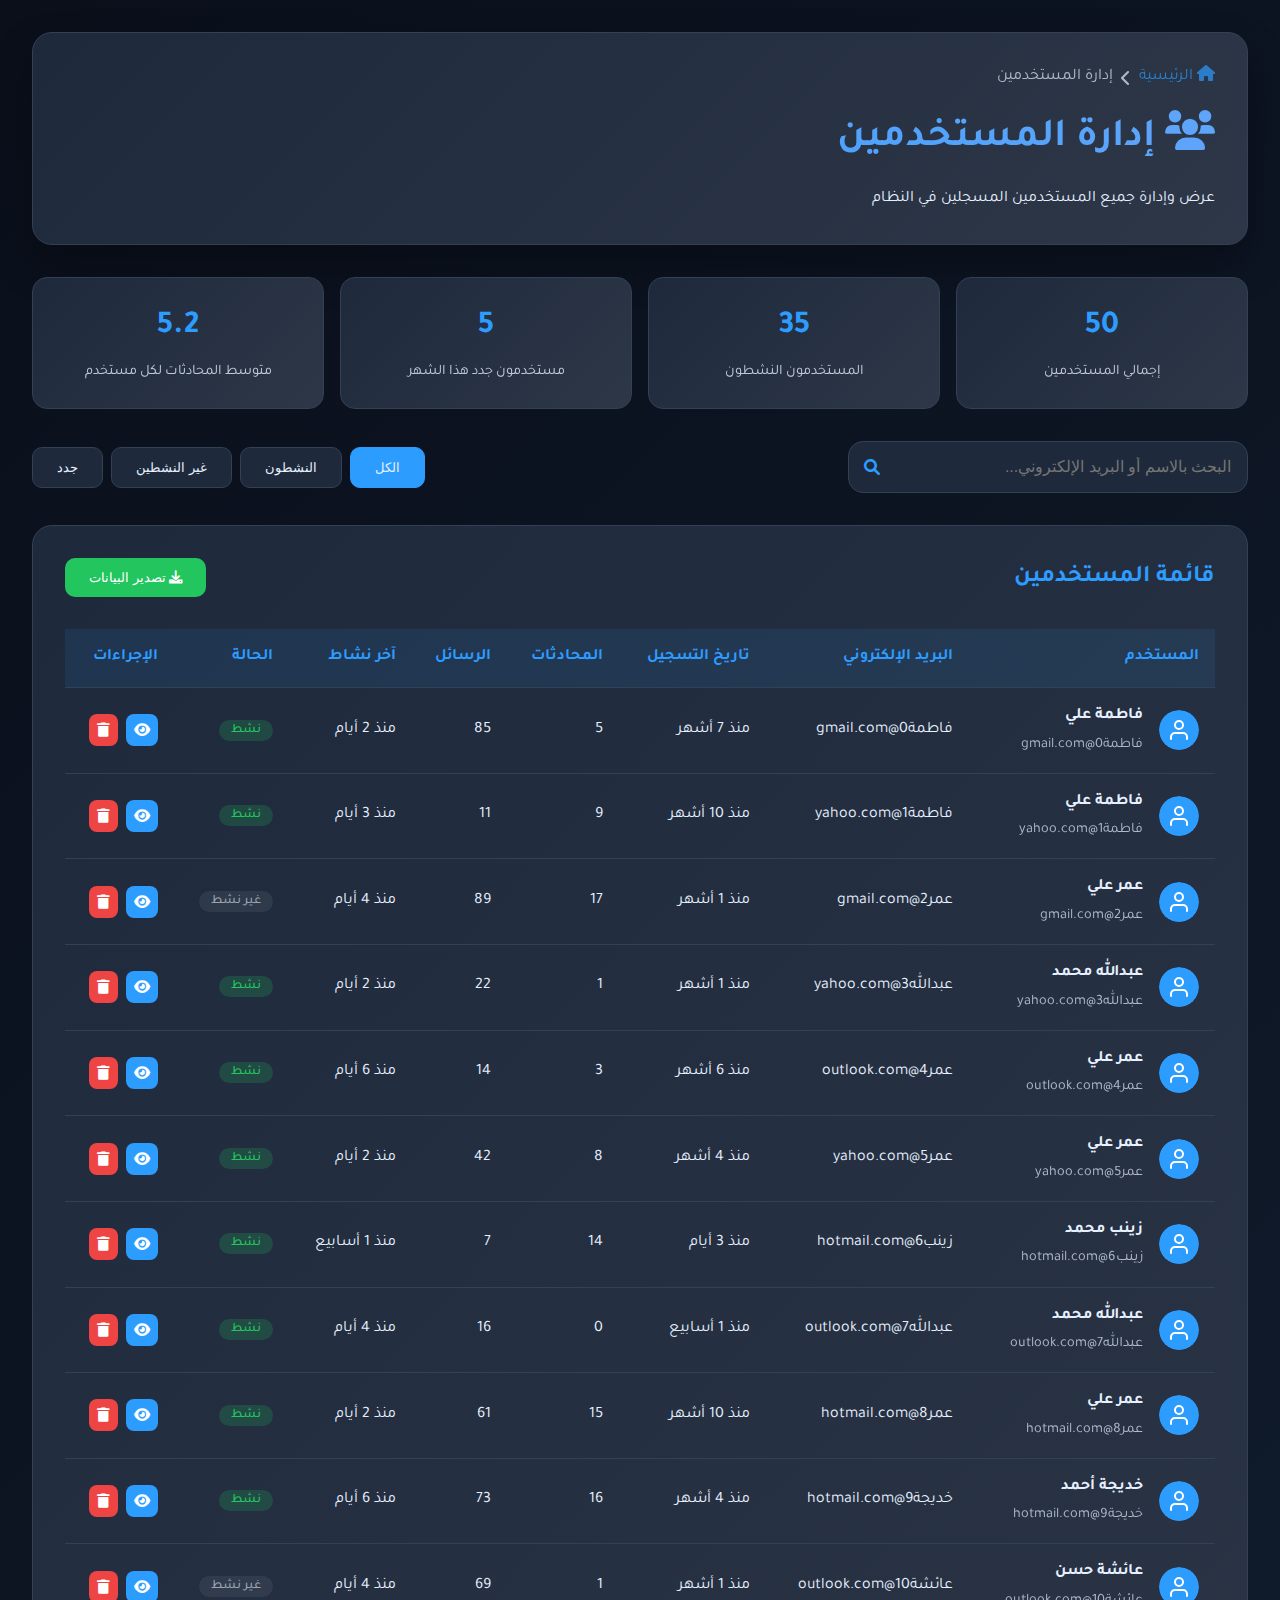
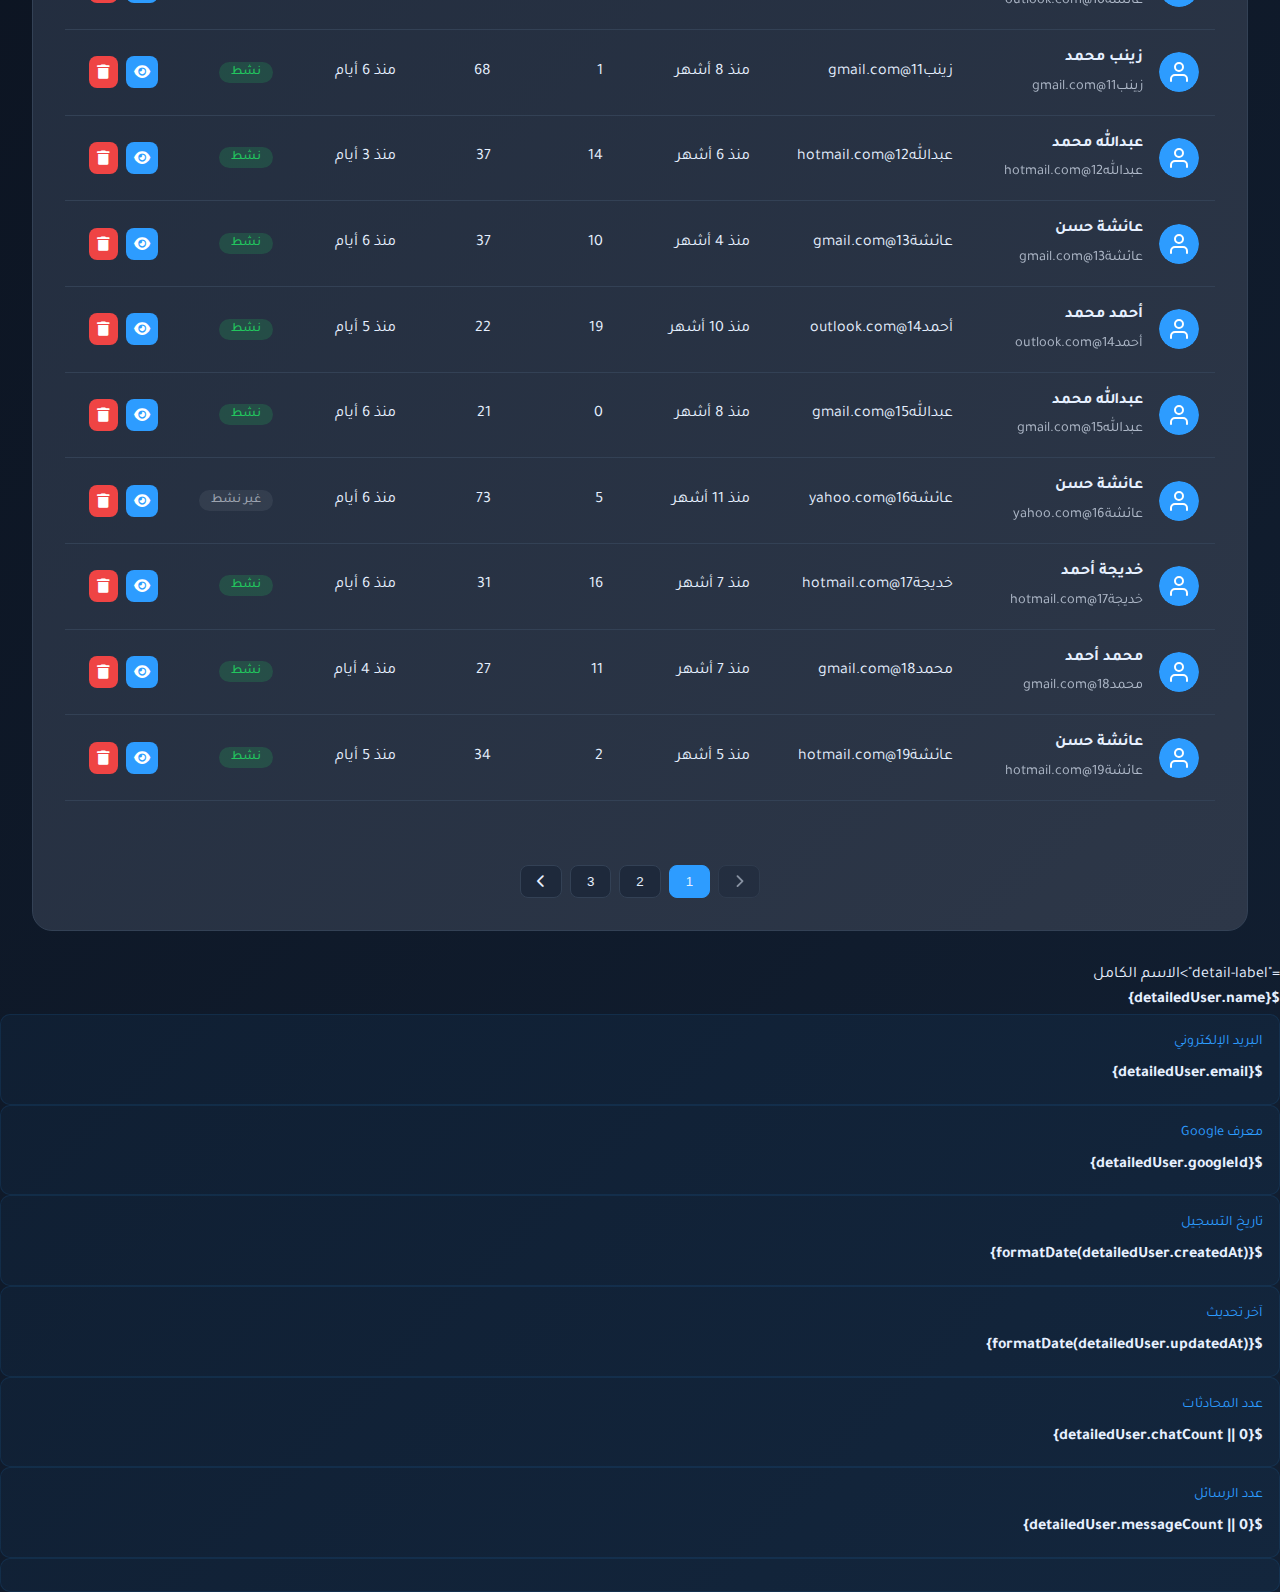
<file: fruntend/users.html>
<!DOCTYPE html>
<html lang="ar" dir="rtl">
<head>
    <meta charset="UTF-8">
    <meta name="viewport" content="width=device-width, initial-scale=1.0">
    <title>إدارة المستخدمين - شات زيوس</title>
    <link rel="preconnect" href="https://fonts.googleapis.com">
    <link rel="preconnect" href="https://fonts.gstatic.com" crossorigin>
    <link href="https://fonts.googleapis.com/css2?family=Tajawal:wght@400;700&display=swap" rel="stylesheet">
    <link rel="stylesheet" href="https://cdnjs.cloudflare.com/ajax/libs/font-awesome/6.0.0/css/all.min.css">
    <style>
        :root {
            --bg-primary: #0a0f1a;
            --bg-secondary: #122033;
            --accent-color: #2d9cff;
            --accent-hover: #1e7fe0;
            --text-color: #e6f0ff;
            --card-bg: #1e293b;
            --border-color: #334155;
            --shadow-light: rgba(45, 156, 255, 0.2);
            --success-color: #22c55e;
            --warning-color: #f59e0b;
            --danger-color: #ef4444;
        }

        * {
            box-sizing: border-box;
            margin: 0;
            padding: 0;
        }

        body {
            font-family: 'Tajawal', sans-serif;
            background: linear-gradient(135deg, var(--bg-primary) 0%, var(--bg-secondary) 100%);
            color: var(--text-color);
            line-height: 1.6;
            direction: rtl;
            text-align: right;
            min-height: 100vh;
        }

        .container {
            max-width: 1400px;
            margin: 0 auto;
            padding: 2rem;
        }

        .header {
            background: linear-gradient(135deg, var(--card-bg) 0%, #2d3748 100%);
            border-radius: 20px;
            padding: 2rem;
            margin-bottom: 2rem;
            border: 1px solid var(--border-color);
            box-shadow: 0 20px 40px rgba(0, 0, 0, 0.3);
        }

        .header h1 {
            font-size: 2.5rem;
            background: linear-gradient(45deg, var(--accent-color), #60a5fa);
            -webkit-background-clip: text;
            -webkit-text-fill-color: transparent;
            margin-bottom: 1rem;
        }

        .breadcrumb {
            display: flex;
            align-items: center;
            gap: 0.5rem;
            margin-bottom: 1rem;
            opacity: 0.7;
        }

        .breadcrumb a {
            color: var(--accent-color);
            text-decoration: none;
        }

        .controls {
            display: flex;
            justify-content: space-between;
            align-items: center;
            margin-bottom: 2rem;
            gap: 1rem;
            flex-wrap: wrap;
        }

        .search-box {
            position: relative;
            flex: 1;
            max-width: 400px;
        }

        .search-box input {
            width: 100%;
            padding: 1rem 1rem 1rem 3rem;
            background: var(--card-bg);
            border: 1px solid var(--border-color);
            border-radius: 15px;
            color: var(--text-color);
            font-size: 1rem;
            outline: none;
        }

        .search-box input:focus {
            border-color: var(--accent-color);
            box-shadow: 0 0 0 3px rgba(45, 156, 255, 0.1);
        }

        .search-box i {
            position: absolute;
            left: 1rem;
            top: 50%;
            transform: translateY(-50%);
            color: var(--accent-color);
        }

        .filter-buttons {
            display: flex;
            gap: 0.5rem;
        }

        .filter-btn {
            padding: 0.75rem 1.5rem;
            background: var(--card-bg);
            color: var(--text-color);
            border: 1px solid var(--border-color);
            border-radius: 10px;
            cursor: pointer;
            transition: all 0.3s ease;
        }

        .filter-btn:hover,
        .filter-btn.active {
            background: var(--accent-color);
            border-color: var(--accent-color);
        }

        .stats-row {
            display: grid;
            grid-template-columns: repeat(auto-fit, minmax(200px, 1fr));
            gap: 1rem;
            margin-bottom: 2rem;
        }

        .stat-item {
            background: linear-gradient(135deg, var(--card-bg) 0%, #2d3748 100%);
            padding: 1.5rem;
            border-radius: 15px;
            border: 1px solid var(--border-color);
            text-align: center;
        }

        .stat-item h3 {
            font-size: 2rem;
            color: var(--accent-color);
            margin-bottom: 0.5rem;
        }

        .stat-item p {
            opacity: 0.8;
            font-size: 0.9rem;
        }

        .users-table {
            background: linear-gradient(135deg, var(--card-bg) 0%, #2d3748 100%);
            border-radius: 20px;
            padding: 2rem;
            border: 1px solid var(--border-color);
            overflow: hidden;
        }

        .table-header {
            display: flex;
            justify-content: space-between;
            align-items: center;
            margin-bottom: 2rem;
        }

        .table-header h2 {
            font-size: 1.5rem;
            color: var(--accent-color);
        }

        .export-btn {
            background: var(--success-color);
            color: white;
            border: none;
            padding: 0.75rem 1.5rem;
            border-radius: 10px;
            cursor: pointer;
            transition: all 0.3s ease;
        }

        .export-btn:hover {
            background: #16a34a;
        }

        .table-container {
            overflow-x: auto;
        }

        table {
            width: 100%;
            border-collapse: collapse;
            margin-bottom: 2rem;
        }

        th, td {
            padding: 1rem;
            text-align: right;
            border-bottom: 1px solid var(--border-color);
        }

        th {
            background: rgba(45, 156, 255, 0.1);
            color: var(--accent-color);
            font-weight: 600;
            white-space: nowrap;
        }

        tr:hover {
            background: rgba(45, 156, 255, 0.05);
        }

        .user-avatar {
            width: 40px;
            height: 40px;
            border-radius: 50%;
            margin-left: 1rem;
        }

        .user-info {
            display: flex;
            align-items: center;
        }

        .user-details {
            display: flex;
            flex-direction: column;
        }

        .user-name {
            font-weight: 600;
            margin-bottom: 0.25rem;
        }

        .user-email {
            font-size: 0.9rem;
            opacity: 0.7;
        }

        .status-badge {
            padding: 0.25rem 0.75rem;
            border-radius: 20px;
            font-size: 0.8rem;
            font-weight: 500;
        }

        .status-active {
            background: rgba(34, 197, 94, 0.2);
            color: var(--success-color);
        }

        .status-inactive {
            background: rgba(107, 114, 128, 0.2);
            color: #9ca3af;
        }

        .action-buttons {
            display: flex;
            gap: 0.5rem;
        }

        .action-btn {
            padding: 0.5rem;
            border: none;
            border-radius: 8px;
            cursor: pointer;
            transition: all 0.3s ease;
            font-size: 0.9rem;
        }

        .btn-view {
            background: var(--accent-color);
            color: white;
        }

        .btn-view:hover {
            background: var(--accent-hover);
        }

        .btn-delete {
            background: var(--danger-color);
            color: white;
        }

        .btn-delete:hover {
            background: #dc2626;
        }

        .pagination {
            display: flex;
            justify-content: center;
            align-items: center;
            gap: 0.5rem;
            margin-top: 2rem;
        }

        .page-btn {
            padding: 0.5rem 1rem;
            background: var(--card-bg);
            color: var(--text-color);
            border: 1px solid var(--border-color);
            border-radius: 8px;
            cursor: pointer;
            transition: all 0.3s ease;
        }

        .page-btn:hover,
        .page-btn.active {
            background: var(--accent-color);
            border-color: var(--accent-color);
        }

        .page-btn:disabled {
            opacity: 0.5;
            cursor: not-allowed;
        }

        .loading {
            text-align: center;
            padding: 3rem;
            color: var(--accent-color);
        }

        .loading i {
            font-size: 2rem;
            animation: spin 1s linear infinite;
        }

        @keyframes spin {
            to { transform: rotate(360deg); }
        }

        .error {
            background: var(--danger-color);
            color: white;
            padding: 1rem;
            border-radius: 10px;
            margin-bottom: 2rem;
            text-align: center;
        }

        .modal {
            display: none;
            position: fixed;
            top: 0;
            left: 0;
            width: 100%;
            height: 100%;
            background: rgba(0, 0, 0, 0.8);
            z-index: 1000;
            justify-content: center;
            align-items: center;
        }

        .modal-content {
            background: var(--card-bg);
            border-radius: 20px;
            padding: 2rem;
            max-width: 600px;
            width: 90%;
            max-height: 80vh;
            overflow-y: auto;
            border: 1px solid var(--border-color);
        }

        .modal-header {
            display: flex;
            justify-content: space-between;
            align-items: center;
            margin-bottom: 2rem;
            border-bottom: 1px solid var(--border-color);
            padding-bottom: 1rem;
        }

        .modal-close {
            background: none;
            border: none;
            color: var(--text-color);
            font-size: 1.5rem;
            cursor: pointer;
        }

        .user-detail-grid {
            display: grid;
            grid-template-columns: repeat(auto-fit, minmax(250px, 1fr));
            gap: 1rem;
            margin-bottom: 2rem;
        }

        .detail-item {
            background: rgba(45, 156, 255, 0.05);
            padding: 1rem;
            border-radius: 10px;
            border: 1px solid rgba(45, 156, 255, 0.1);
        }

        .detail-label {
            font-size: 0.9rem;
            color: var(--accent-color);
            margin-bottom: 0.5rem;
        }

        .detail-value {
            font-weight: 600;
        }

        @media (max-width: 768px) {
            .container {
                padding: 1rem;
            }

            .controls {
                flex-direction: column;
                align-items: stretch;
            }

            .search-box {
                max-width: 100%;
            }

            .filter-buttons {
                justify-content: center;
            }

            .stats-row {
                grid-template-columns: repeat(auto-fit, minmax(150px, 1fr));
                gap: 0.5rem;
            }

            .action-buttons {
                flex-direction: column;
            }

            table {
                font-size: 0.9rem;
            }

            th, td {
                padding: 0.5rem;
            }
        }
    </style>
</head>
<body>
    <div class="container">
        <header class="header">
            <nav class="breadcrumb">
                <a href="index.html"><i class="fas fa-home"></i> الرئيسية</a>
                <i class="fas fa-chevron-left"></i>
                <span>إدارة المستخدمين</span>
            </nav>
            <h1><i class="fas fa-users"></i> إدارة المستخدمين</h1>
            <p>عرض وإدارة جميع المستخدمين المسجلين في النظام</p>
        </header>

        <div class="stats-row">
            <div class="stat-item">
                <h3 id="totalUsers">0</h3>
                <p>إجمالي المستخدمين</p>
            </div>
            <div class="stat-item">
                <h3 id="activeUsers">0</h3>
                <p>المستخدمون النشطون</p>
            </div>
            <div class="stat-item">
                <h3 id="newUsers">0</h3>
                <p>مستخدمون جدد هذا الشهر</p>
            </div>
            <div class="stat-item">
                <h3 id="avgChatsPerUser">0</h3>
                <p>متوسط المحادثات لكل مستخدم</p>
            </div>
        </div>

        <div class="controls">
            <div class="search-box">
                <input type="text" id="searchInput" placeholder="البحث بالاسم أو البريد الإلكتروني...">
                <i class="fas fa-search"></i>
            </div>
            <div class="filter-buttons">
                <button class="filter-btn active" data-filter="all">الكل</button>
                <button class="filter-btn" data-filter="active">النشطون</button>
                <button class="filter-btn" data-filter="inactive">غير النشطين</button>
                <button class="filter-btn" data-filter="recent">جدد</button>
            </div>
        </div>

        <div class="users-table">
            <div class="table-header">
                <h2>قائمة المستخدمين</h2>
                <button class="export-btn" onclick="exportUsers()">
                    <i class="fas fa-download"></i>
                    تصدير البيانات
                </button>
            </div>

            <div class="table-container">
                <table id="usersTable">
                    <thead>
                        <tr>
                            <th>المستخدم</th>
                            <th>البريد الإلكتروني</th>
                            <th>تاريخ التسجيل</th>
                            <th>المحادثات</th>
                            <th>الرسائل</th>
                            <th>آخر نشاط</th>
                            <th>الحالة</th>
                            <th>الإجراءات</th>
                        </tr>
                    </thead>
                    <tbody id="usersTableBody">
                        <tr>
                            <td colspan="8" class="loading">
                                <i class="fas fa-spinner"></i>
                                <br>
                                جاري تحميل المستخدمين...
                            </td>
                        </tr>
                    </tbody>
                </table>
            </div>

            <div class="pagination" id="pagination">
                <!-- سيتم إنشاء أزرار الصفحات ديناميكياً -->
            </div>
        </div>
    </div>

    <!-- نافذة تفاصيل المستخدم -->
    <div class="modal" id="userModal">
        <div class="modal-content">
            <div class="modal-header">
                <h2 id="modalTitle">تفاصيل المستخدم</h2>
                <button class="modal-close" onclick="closeModal()">&times;</button>
            </div>
            <div id="modalBody">
                <!-- سيتم ملء التفاصيل ديناميكياً -->
            </div>
        </div>
    </div>

    <script>
        const API_URL = 'https://chatzeusb.vercel.app';
        const DASHBOARD_TOKEN = 'eyJhbGciOiJIUzI1NiIsInR5cCI6IkpXVCJ9.[base64].VnYebbJWY2ukAa9fpcFMLdEcdQsZd4TFks7i7s6MNWU';

        let users = [];
        let filteredUsers = [];
        let currentPage = 1;
        const usersPerPage = 20;

        // تحميل البيانات عند تشغيل الصفحة
        document.addEventListener('DOMContentLoaded', () => {
            loadUsers();
            setupEventListeners();
        });

        // إعداد مستمعي الأحداث
        function setupEventListeners() {
            // البحث
            document.getElementById('searchInput').addEventListener('input', (e) => {
                searchUsers(e.target.value);
            });

            // أزرار التصفية
            document.querySelectorAll('.filter-btn').forEach(btn => {
                btn.addEventListener('click', (e) => {
                    document.querySelectorAll('.filter-btn').forEach(b => b.classList.remove('active'));
                    e.target.classList.add('active');
                    filterUsers(e.target.dataset.filter);
                });
            });

            // إغلاق النافذة عند النقر خارجها
            document.getElementById('userModal').addEventListener('click', (e) => {
                if (e.target.id === 'userModal') {
                    closeModal();
                }
            });
        }

        // تحميل المستخدمين
        async function loadUsers() {
            try {
                const response = await fetch(`${API_URL}/api/users`, {
                    headers: {
                        'Authorization': `Bearer ${DASHBOARD_TOKEN}`,
                        'Content-Type': 'application/json'
                    }
                });

                if (!response.ok) {
                    throw new Error(`خطأ في الخادم: ${response.status}`);
                }

                const data = await response.json();
                users = data.users || [];
                filteredUsers = users;
                
                updateStats(data.stats);
                renderUsers();
                renderPagination();

            } catch (error) {
                console.error('خطأ في تحميل المستخدمين:', error);
                showError('فشل في تحميل بيانات المستخدمين: ' + error.message);
            }
        }

        // تحديث الإحصائيات
        function updateStats(stats) {
            document.getElementById('totalUsers').textContent = stats?.total || users.length;
            document.getElementById('activeUsers').textContent = stats?.active || Math.floor(users.length * 0.7);
            document.getElementById('newUsers').textContent = stats?.newThisMonth || Math.floor(users.length * 0.1);
            document.getElementById('avgChatsPerUser').textContent = stats?.avgChats || '5.2';
        }

        // البحث في المستخدمين
        function searchUsers(query) {
            if (!query.trim()) {
                filteredUsers = users;
            } else {
                const searchTerm = query.toLowerCase();
                filteredUsers = users.filter(user =>
                    user.name.toLowerCase().includes(searchTerm) ||
                    user.email.toLowerCase().includes(searchTerm)
                );
            }
            currentPage = 1;
            renderUsers();
            renderPagination();
        }

        // تصفية المستخدمين
        function filterUsers(filter) {
            const now = new Date();
            const thirtyDaysAgo = new Date(now.getTime() - 30 * 24 * 60 * 60 * 1000);

            switch(filter) {
                case 'active':
                    filteredUsers = users.filter(user => user.isActive);
                    break;
                case 'inactive':
                    filteredUsers = users.filter(user => !user.isActive);
                    break;
                case 'recent':
                    filteredUsers = users.filter(user => new Date(user.createdAt) > thirtyDaysAgo);
                    break;
                default:
                    filteredUsers = users;
            }
            currentPage = 1;
            renderUsers();
            renderPagination();
        }

        // عرض المستخدمين
        function renderUsers() {
            const tbody = document.getElementById('usersTableBody');
            const startIndex = (currentPage - 1) * usersPerPage;
            const endIndex = startIndex + usersPerPage;
            const pageUsers = filteredUsers.slice(startIndex, endIndex);

            if (pageUsers.length === 0) {
                tbody.innerHTML = `
                    <tr>
                        <td colspan="8" style="text-align: center; padding: 2rem; opacity: 0.7;">
                            <i class="fas fa-users" style="font-size: 2rem; margin-bottom: 1rem;"></i>
                            <br>
                            لا توجد مستخدمون للعرض
                        </td>
                    </tr>
                `;
                return;
            }

            tbody.innerHTML = pageUsers.map(user => `
                <tr>
                    <td>
                        <div class="user-info">
                            <img src="${user.picture || '/default-avatar.png'}" alt="صورة المستخدم" class="user-avatar" onerror="this.src='[data-uri]'">
                            <div class="user-details">
                                <div class="user-name">${user.name}</div>
                                <div class="user-email">${user.email}</div>
                            </div>
                        </div>
                    </td>
                    <td>${user.email}</td>
                    <td>${formatDate(user.createdAt)}</td>
                    <td>${user.chatCount || 0}</td>
                    <td>${user.messageCount || 0}</td>
                    <td>${formatDate(user.lastActivity)}</td>
                    <td>
                        <span class="status-badge ${user.isActive ? 'status-active' : 'status-inactive'}">
                            ${user.isActive ? 'نشط' : 'غير نشط'}
                        </span>
                    </td>
                    <td>
                        <div class="action-buttons">
                            <button class="action-btn btn-view" onclick="viewUser('${user._id}')" title="عرض التفاصيل">
                                <i class="fas fa-eye"></i>
                            </button>
                            <button class="action-btn btn-delete" onclick="confirmDelete('${user._id}', '${user.name}')" title="حذف المستخدم">
                                <i class="fas fa-trash"></i>
                            </button>
                        </div>
                    </td>
                </tr>
            `).join('');
        }

        // عرض تفاصيل المستخدم
        async function viewUser(userId) {
            try {
                const user = users.find(u => u._id === userId);
                if (!user) return;

                // جلب تفاصيل إضافية من الخادم
                const response = await fetch(`${API_URL}/api/users/${userId}`, {
                    headers: {
                        'Authorization': `Bearer ${DASHBOARD_TOKEN}`,
                        'Content-Type': 'application/json'
                    }
                });

                const detailedUser = response.ok ? await response.json() : user;

                document.getElementById('modalTitle').innerHTML = `
                    <i class="fas fa-user"></i>
                    تفاصيل المستخدم: ${detailedUser.name}
                `;

                document.getElementById('modalBody').innerHTML = `
                    <div class="user-detail-grid">
                        <div class="detail-item">
                            <div class="detail-label">الحالة</div>
                            <div class="detail-value">
                                <span class="status-badge ${detailedUser.isActive ? 'status-active' : 'status-inactive'}">
                                    ${detailedUser.isActive ? 'نشط' : 'غير نشط'}
                                </span>
                            </div>
                        </div>
                    </div>
                    
                    ${detailedUser.chats ? `
                        <h3 style="margin: 2rem 0 1rem 0; color: var(--accent-color);">آخر المحادثات</h3>
                        <div style="max-height: 300px; overflow-y: auto;">
                            ${detailedUser.chats.slice(0, 5).map(chat => `
                                <div style="background: rgba(45, 156, 255, 0.05); padding: 1rem; border-radius: 10px; margin-bottom: 0.5rem; border: 1px solid rgba(45, 156, 255, 0.1);">
                                    <div style="font-weight: 600; margin-bottom: 0.5rem;">${chat.title || 'محادثة بدون عنوان'}</div>
                                    <div style="font-size: 0.9rem; opacity: 0.7;">
                                        تاريخ الإنشاء: ${formatDate(chat.createdAt)} | 
                                        عدد الرسائل: ${chat.messages?.length || 0}
                                    </div>
                                </div>
                            `).join('')}
                        </div>
                    ` : ''}
                `;

                document.getElementById('userModal').style.display = 'flex';
            } catch (error) {
                console.error('خطأ في جلب تفاصيل المستخدم:', error);
                alert('فشل في جلب تفاصيل المستخدم');
            }
        }

        // إغلاق النافذة المنبثقة
        function closeModal() {
            document.getElementById('userModal').style.display = 'none';
        }

        // تأكيد الحذف
        function confirmDelete(userId, userName) {
            if (confirm(`هل أنت متأكد من حذف المستخدم "${userName}"؟ هذا الإجراء لا يمكن التراجع عنه.`)) {
                deleteUser(userId);
            }
        }

        // حذف المستخدم
        async function deleteUser(userId) {
            try {
                const response = await fetch(`${API_URL}/api/users/${userId}`, {
                    method: 'DELETE',
                    headers: {
                        'Authorization': `Bearer ${DASHBOARD_TOKEN}`,
                        'Content-Type': 'application/json'
                    }
                });

                if (response.ok) {
                    alert('تم حذف المستخدم بنجاح');
                    loadUsers(); // إعادة تحميل القائمة
                } else {
                    throw new Error('فشل في حذف المستخدم');
                }
            } catch (error) {
                console.error('خطأ في حذف المستخدم:', error);
                alert('فشل في حذف المستخدم: ' + error.message);
            }
        }

        // عرض أزرار الصفحات
        function renderPagination() {
            const pagination = document.getElementById('pagination');
            const totalPages = Math.ceil(filteredUsers.length / usersPerPage);

            if (totalPages <= 1) {
                pagination.innerHTML = '';
                return;
            }

            let paginationHTML = '';

            // زر السابق
            paginationHTML += `
                <button class="page-btn" ${currentPage === 1 ? 'disabled' : ''} onclick="changePage(${currentPage - 1})">
                    <i class="fas fa-chevron-right"></i>
                </button>
            `;

            // أزرار الصفحات
            const startPage = Math.max(1, currentPage - 2);
            const endPage = Math.min(totalPages, currentPage + 2);

            if (startPage > 1) {
                paginationHTML += `<button class="page-btn" onclick="changePage(1)">1</button>`;
                if (startPage > 2) {
                    paginationHTML += `<span style="padding: 0.5rem;">...</span>`;
                }
            }

            for (let i = startPage; i <= endPage; i++) {
                paginationHTML += `
                    <button class="page-btn ${i === currentPage ? 'active' : ''}" onclick="changePage(${i})">
                        ${i}
                    </button>
                `;
            }

            if (endPage < totalPages) {
                if (endPage < totalPages - 1) {
                    paginationHTML += `<span style="padding: 0.5rem;">...</span>`;
                }
                paginationHTML += `<button class="page-btn" onclick="changePage(${totalPages})">${totalPages}</button>`;
            }

            // زر التالي
            paginationHTML += `
                <button class="page-btn" ${currentPage === totalPages ? 'disabled' : ''} onclick="changePage(${currentPage + 1})">
                    <i class="fas fa-chevron-left"></i>
                </button>
            `;

            pagination.innerHTML = paginationHTML;
        }

        // تغيير الصفحة
        function changePage(page) {
            if (page < 1 || page > Math.ceil(filteredUsers.length / usersPerPage)) return;
            currentPage = page;
            renderUsers();
            renderPagination();
            
            // التمرير إلى أعلى الجدول
            document.querySelector('.users-table').scrollIntoView({ behavior: 'smooth' });
        }

        // تصدير البيانات
        function exportUsers() {
            const csvContent = convertToCSV(filteredUsers);
            downloadCSV(csvContent, 'users-export.csv');
        }

        // تحويل البيانات إلى CSV
        function convertToCSV(data) {
            const headers = ['الاسم', 'البريد الإلكتروني', 'تاريخ التسجيل', 'المحادثات', 'الرسائل', 'الحالة'];
            const csvRows = [headers.join(',')];

            data.forEach(user => {
                const row = [
                    `"${user.name}"`,
                    `"${user.email}"`,
                    `"${formatDate(user.createdAt)}"`,
                    user.chatCount || 0,
                    user.messageCount || 0,
                    `"${user.isActive ? 'نشط' : 'غير نشط'}"`
                ];
                csvRows.push(row.join(','));
            });

            return csvRows.join('\n');
        }

        // تحميل ملف CSV
        function downloadCSV(csvContent, fileName) {
            const blob = new Blob([csvContent], { type: 'text/csv;charset=utf-8;' });
            const link = document.createElement('a');
            
            if (link.download !== undefined) {
                const url = URL.createObjectURL(blob);
                link.setAttribute('href', url);
                link.setAttribute('download', fileName);
                link.style.visibility = 'hidden';
                document.body.appendChild(link);
                link.click();
                document.body.removeChild(link);
            }
        }

        // تنسيق التاريخ
        function formatDate(dateString) {
            if (!dateString) return 'غير محدد';
            
            const date = new Date(dateString);
            const now = new Date();
            const diffTime = Math.abs(now - date);
            const diffDays = Math.ceil(diffTime / (1000 * 60 * 60 * 24));

            if (diffDays === 0) {
                return 'اليوم';
            } else if (diffDays === 1) {
                return 'أمس';
            } else if (diffDays < 7) {
                return `منذ ${diffDays} أيام`;
            } else if (diffDays < 30) {
                return `منذ ${Math.floor(diffDays / 7)} أسابيع`;
            } else if (diffDays < 365) {
                return `منذ ${Math.floor(diffDays / 30)} أشهر`;
            } else {
                return date.toLocaleDateString('ar-SA', {
                    year: 'numeric',
                    month: 'long',
                    day: 'numeric'
                });
            }
        }

        // عرض رسالة خطأ
        function showError(message) {
            const errorDiv = document.createElement('div');
            errorDiv.className = 'error';
            errorDiv.innerHTML = `<i class="fas fa-exclamation-triangle"></i> ${message}`;
            
            document.querySelector('.container').insertBefore(errorDiv, document.querySelector('.stats-row'));
            
            // إزالة رسالة الخطأ بعد 5 ثواني
            setTimeout(() => {
                errorDiv.remove();
            }, 5000);
        }

        // محاكاة بيانات المستخدمين للاختبار (يتم حذفها عند الاتصال بالخادم الحقيقي)
        function generateMockUsers() {
            const names = ['أحمد محمد', 'فاطمة علي', 'محمد أحمد', 'عائشة حسن', 'عبدالله محمد', 'خديجة أحمد', 'عمر علي', 'زينب محمد'];
            const domains = ['gmail.com', 'yahoo.com', 'hotmail.com', 'outlook.com'];
            
            return Array.from({length: 50}, (_, i) => {
                const name = names[Math.floor(Math.random() * names.length)];
                const email = `${name.split(' ')[0].toLowerCase()}${i}@${domains[Math.floor(Math.random() * domains.length)]}`;
                const createdAt = new Date(Date.now() - Math.random() * 365 * 24 * 60 * 60 * 1000);
                
                return {
                    _id: `user_${i}`,
                    name,
                    email,
                    googleId: `google_${i}`,
                    picture: `https://i.pravatar.cc/40?img=${i}`,
                    createdAt: createdAt.toISOString(),
                    updatedAt: createdAt.toISOString(),
                    lastActivity: new Date(Date.now() - Math.random() * 7 * 24 * 60 * 60 * 1000).toISOString(),
                    isActive: Math.random() > 0.3,
                    chatCount: Math.floor(Math.random() * 20),
                    messageCount: Math.floor(Math.random() * 100)
                };
            });
        }

        // استخدام البيانات الوهمية إذا فشل تحميل البيانات الحقيقية
        async function loadUsers() {
            try {
                const response = await fetch(`${API_URL}/api/users`, {
                    headers: {
                        'Authorization': `Bearer ${DASHBOARD_TOKEN}`,
                        'Content-Type': 'application/json'
                    }
                });

                if (!response.ok) {
                    throw new Error(`خطأ في الخادم: ${response.status}`);
                }

                const data = await response.json();
                users = data.users || [];
                
                // إذا لم تكن هناك بيانات، استخدم البيانات الوهمية
                if (users.length === 0) {
                    users = generateMockUsers();
                }
                
                filteredUsers = users;
                updateStats(data.stats);
                renderUsers();
                renderPagination();

            } catch (error) {
                console.error('خطأ في تحميل المستخدمين، استخدام البيانات الوهمية:', error);
                users = generateMockUsers();
                filteredUsers = users;
                updateStats({
                    total: users.length,
                    active: users.filter(u => u.isActive).length,
                    newThisMonth: Math.floor(users.length * 0.1),
                    avgChats: '5.2'
                });
                renderUsers();
                renderPagination();
            }
        }
    </script>
</body>
</html>="detail-label">الاسم الكامل</div>
                            <div class="detail-value">${detailedUser.name}</div>
                        </div>
                        <div class="detail-item">
                            <div class="detail-label">البريد الإلكتروني</div>
                            <div class="detail-value">${detailedUser.email}</div>
                        </div>
                        <div class="detail-item">
                            <div class="detail-label">معرف Google</div>
                            <div class="detail-value">${detailedUser.googleId}</div>
                        </div>
                        <div class="detail-item">
                            <div class="detail-label">تاريخ التسجيل</div>
                            <div class="detail-value">${formatDate(detailedUser.createdAt)}</div>
                        </div>
                        <div class="detail-item">
                            <div class="detail-label">آخر تحديث</div>
                            <div class="detail-value">${formatDate(detailedUser.updatedAt)}</div>
                        </div>
                        <div class="detail-item">
                            <div class="detail-label">عدد المحادثات</div>
                            <div class="detail-value">${detailedUser.chatCount || 0}</div>
                        </div>
                        <div class="detail-item">
                            <div class="detail-label">عدد الرسائل</div>
                            <div class="detail-value">${detailedUser.messageCount || 0}</div>
                        </div>
                        <div class="detail-item">
                            <div class
</file>
